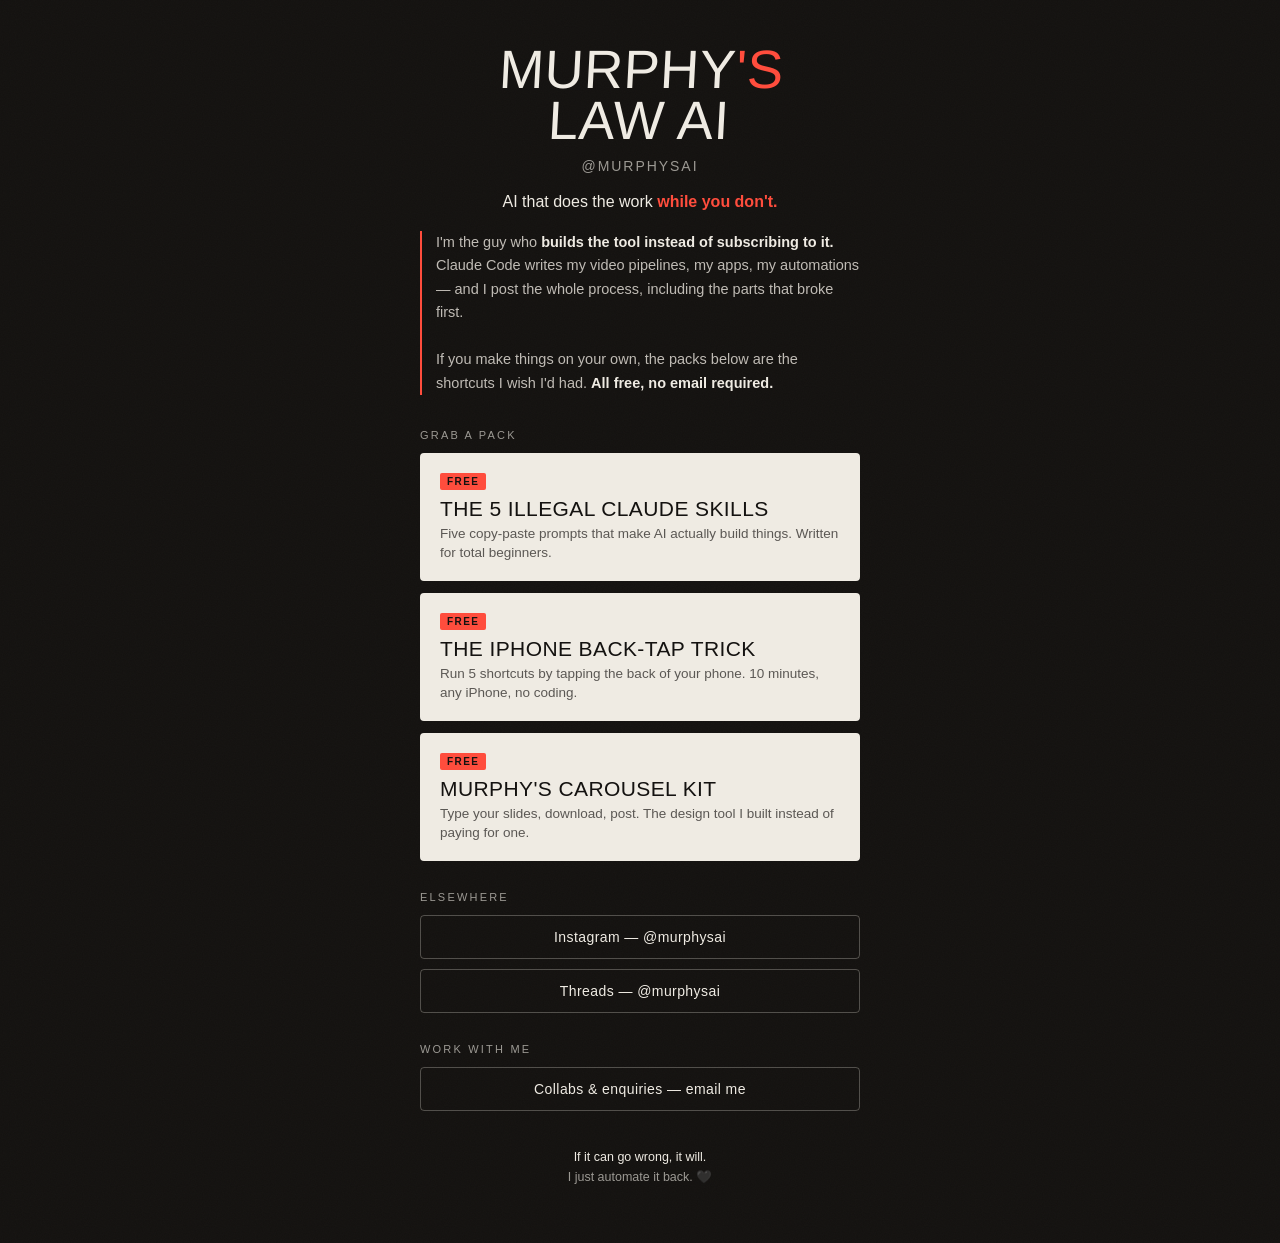
<file: index.html>
<!doctype html>
<html lang="en">
<head>
<meta charset="utf-8">
<meta name="viewport" content="width=device-width, initial-scale=1">
<title>Murphy's Law AI — free builds & prompt packs</title>
<meta name="description" content="Free Claude prompt packs, iPhone automations and build guides from @murphysai.">
<meta property="og:title" content="Murphy's Law AI">
<meta property="og:description" content="AI that does the work while you don't. Free packs below.">
<style>
  :root{
    --ink:#141210;
    --paper:#EFEBE3;
    --red:#FF4D3D;
    --muted:rgba(239,235,227,.62);
  }
  *{box-sizing:border-box;margin:0;padding:0}
  body{
    background:var(--ink);
    color:var(--paper);
    font-family:-apple-system,BlinkMacSystemFont,"Segoe UI",Roboto,Helvetica,Arial,sans-serif;
    -webkit-font-smoothing:antialiased;
    min-height:100vh;
    padding:44px 20px 56px;
    display:flex;
    justify-content:center;
    position:relative;
    overflow-x:hidden;
  }
  /* grain */
  body::before{
    content:"";
    position:fixed;
    inset:-50%;
    background-image:url("data:image/svg+xml;utf8,<svg xmlns='http://www.w3.org/2000/svg' width='120' height='120'><filter id='n'><feTurbulence type='fractalNoise' baseFrequency='.85' numOctaves='3'/></filter><rect width='120' height='120' filter='url(%23n)' opacity='.5'/></svg>");
    opacity:.05;
    pointer-events:none;
    z-index:0;
  }
  .wrap{width:100%;max-width:440px;position:relative;z-index:1}

  header{text-align:center;margin-bottom:34px}
  .mark{
    display:inline-block;
    font-family:"Haettenschweiler","Arial Narrow",Impact,"Anton",sans-serif;
    font-size:clamp(38px,12vw,54px);
    letter-spacing:.5px;
    line-height:.94;
    text-transform:uppercase;
    transform:skewX(-3deg);
  }
  .mark .s{color:var(--red)}
  .handle{
    margin-top:12px;
    font-size:14px;
    letter-spacing:.14em;
    text-transform:uppercase;
    color:var(--muted);
  }
  .tag{
    margin-top:16px;
    font-size:16px;
    line-height:1.45;
    color:var(--paper);
  }
  .tag b{color:var(--red);font-weight:600}

  .intro{
    margin-top:18px;
    text-align:left;
    font-size:14.5px;
    line-height:1.62;
    color:rgba(239,235,227,.78);
    border-left:2px solid var(--red);
    padding-left:14px;
  }
  .intro strong{color:var(--paper);font-weight:600}

  .label{
    margin:30px 0 12px;
    font-size:11px;
    letter-spacing:.2em;
    text-transform:uppercase;
    color:var(--muted);
  }

  a.card{
    display:block;
    background:var(--paper);
    color:var(--ink);
    text-decoration:none;
    border-radius:4px;
    padding:16px 18px;
    margin-bottom:12px;
    border:2px solid var(--paper);
    transition:transform .12s ease, border-color .12s ease;
  }
  a.card:active{transform:translateY(1px)}
  @media (hover:hover){
    a.card:hover{border-color:var(--red);transform:translateY(-2px)}
  }
  .card .t{
    font-family:"Haettenschweiler","Arial Narrow",Impact,"Anton",sans-serif;
    font-size:21px;
    letter-spacing:.4px;
    text-transform:uppercase;
    line-height:1.05;
  }
  .card .d{
    margin-top:5px;
    font-size:13.5px;
    line-height:1.4;
    color:rgba(20,18,16,.68);
  }
  .card .free{
    display:inline-block;
    background:var(--red);
    color:var(--ink);
    font-size:10px;
    font-weight:700;
    letter-spacing:.14em;
    padding:3px 7px;
    border-radius:2px;
    margin-bottom:8px;
  }

  a.ghost{
    display:block;
    text-align:center;
    border:1px solid rgba(239,235,227,.28);
    border-radius:4px;
    padding:13px;
    margin-bottom:10px;
    color:var(--paper);
    text-decoration:none;
    font-size:14px;
    letter-spacing:.03em;
  }
  @media (hover:hover){ a.ghost:hover{border-color:var(--red)} }

  footer{
    margin-top:36px;
    text-align:center;
    font-size:12.5px;
    line-height:1.6;
    color:var(--muted);
  }
  footer .law{color:var(--paper)}
</style>
</head>
<body>
<div class="wrap">

  <header>
    <div class="mark">Murphy<span class="s">'s</span><br>Law AI</div>
    <div class="handle">@murphysai</div>
    <p class="tag">AI that does the work <b>while you don't.</b></p>
    <p class="intro">
      I'm the guy who <strong>builds the tool instead of subscribing to it.</strong>
      Claude Code writes my video pipelines, my apps, my automations — and I post the whole process,
      including the parts that broke first.
      <br><br>
      If you make things on your own, the packs below are the shortcuts I wish I'd had.
      <strong>All free, no email required.</strong>
    </p>
  </header>

  <div class="label">Grab a pack</div>

  <a class="card" href="/skills/">
    <span class="free">FREE</span>
    <div class="t">The 5 Illegal Claude Skills</div>
    <div class="d">Five copy-paste prompts that make AI actually build things. Written for total beginners.</div>
  </a>

  <a class="card" href="/backtap/">
    <span class="free">FREE</span>
    <div class="t">The iPhone Back-Tap Trick</div>
    <div class="d">Run 5 shortcuts by tapping the back of your phone. 10 minutes, any iPhone, no coding.</div>
  </a>

  <a class="card" href="/carousel/">
    <span class="free">FREE</span>
    <div class="t">Murphy's Carousel Kit</div>
    <div class="d">Type your slides, download, post. The design tool I built instead of paying for one.</div>
  </a>

  <div class="label">Elsewhere</div>

  <a class="ghost" href="https://www.instagram.com/murphysai/">Instagram — @murphysai</a>
  <a class="ghost" href="https://www.threads.com/@murphysai">Threads — @murphysai</a>

  <div class="label">Work with me</div>

  <a class="ghost" href="mailto:murphyslawai.studio@gmail.com">Collabs &amp; enquiries — email me</a>

  <footer>
    <span class="law">If it can go wrong, it will.</span><br>
    I just automate it back. 🖤
  </footer>

</div>
</body>
</html>
</file>
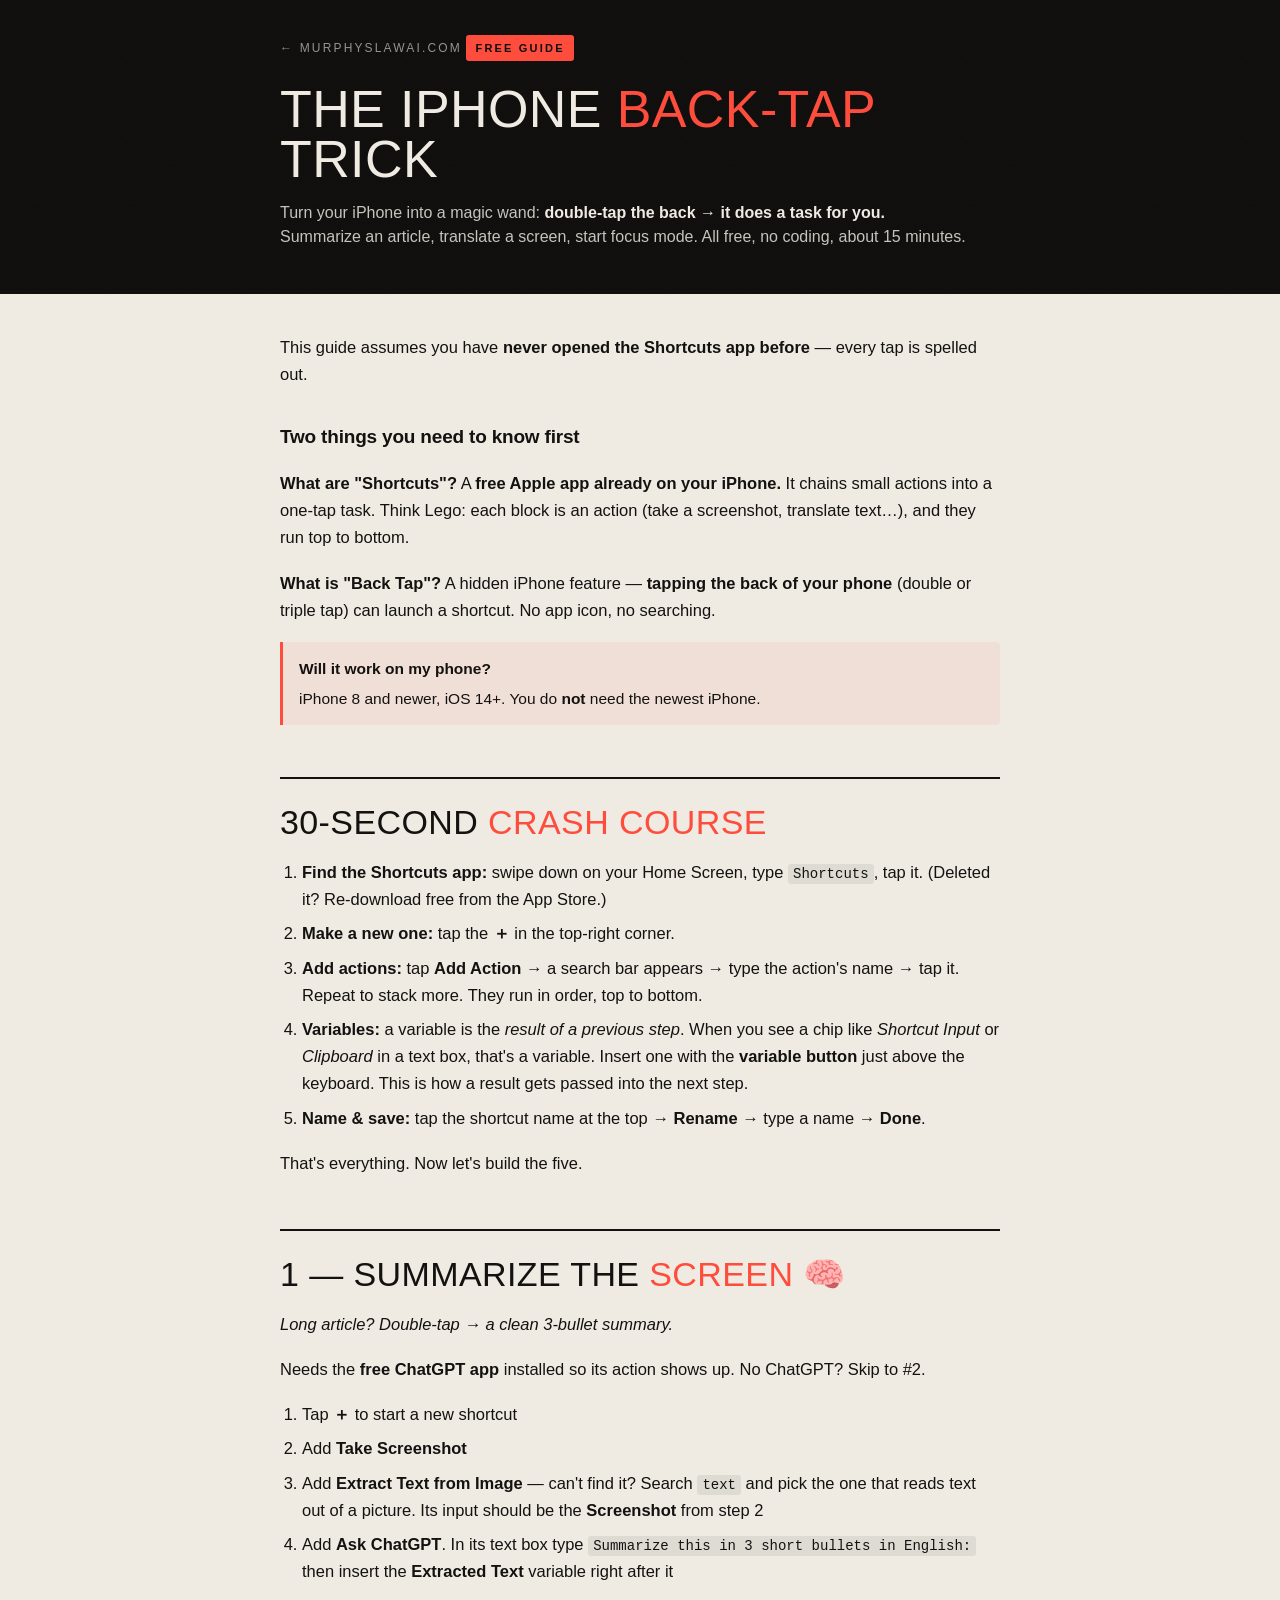
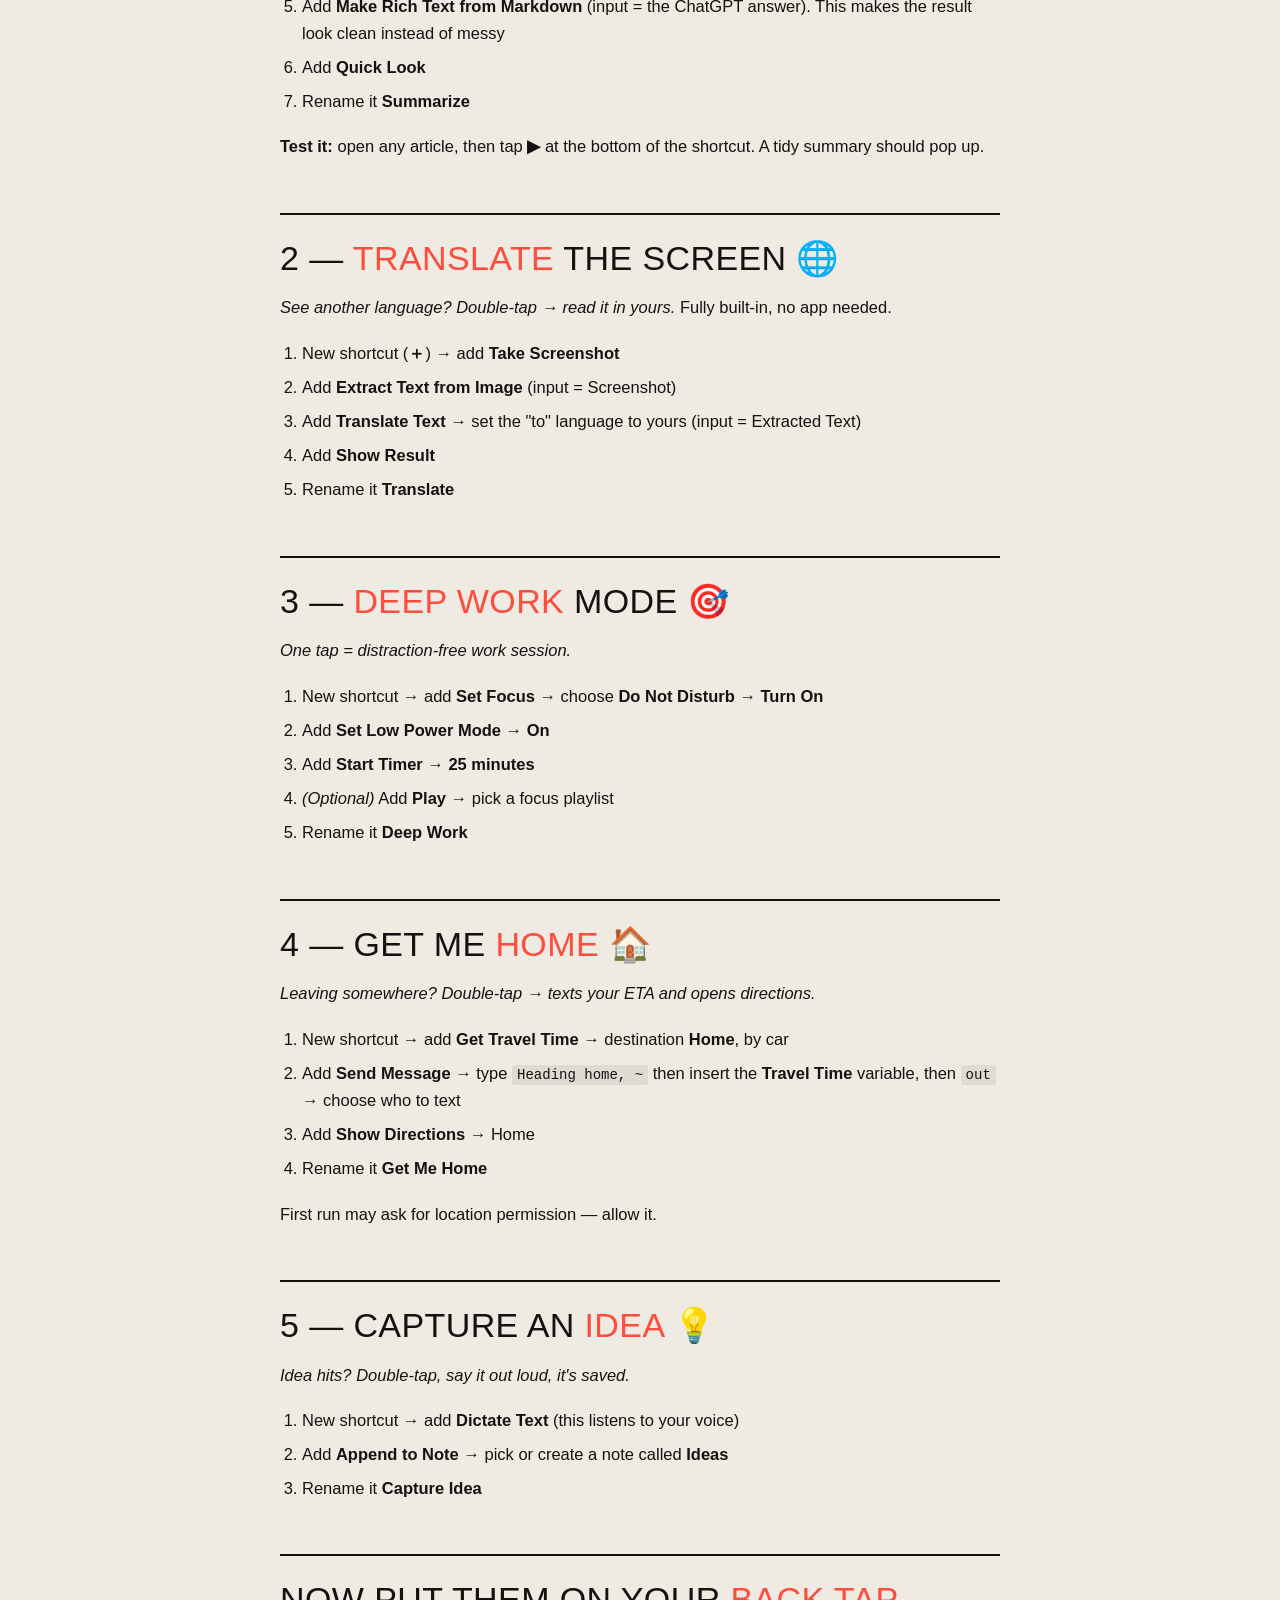
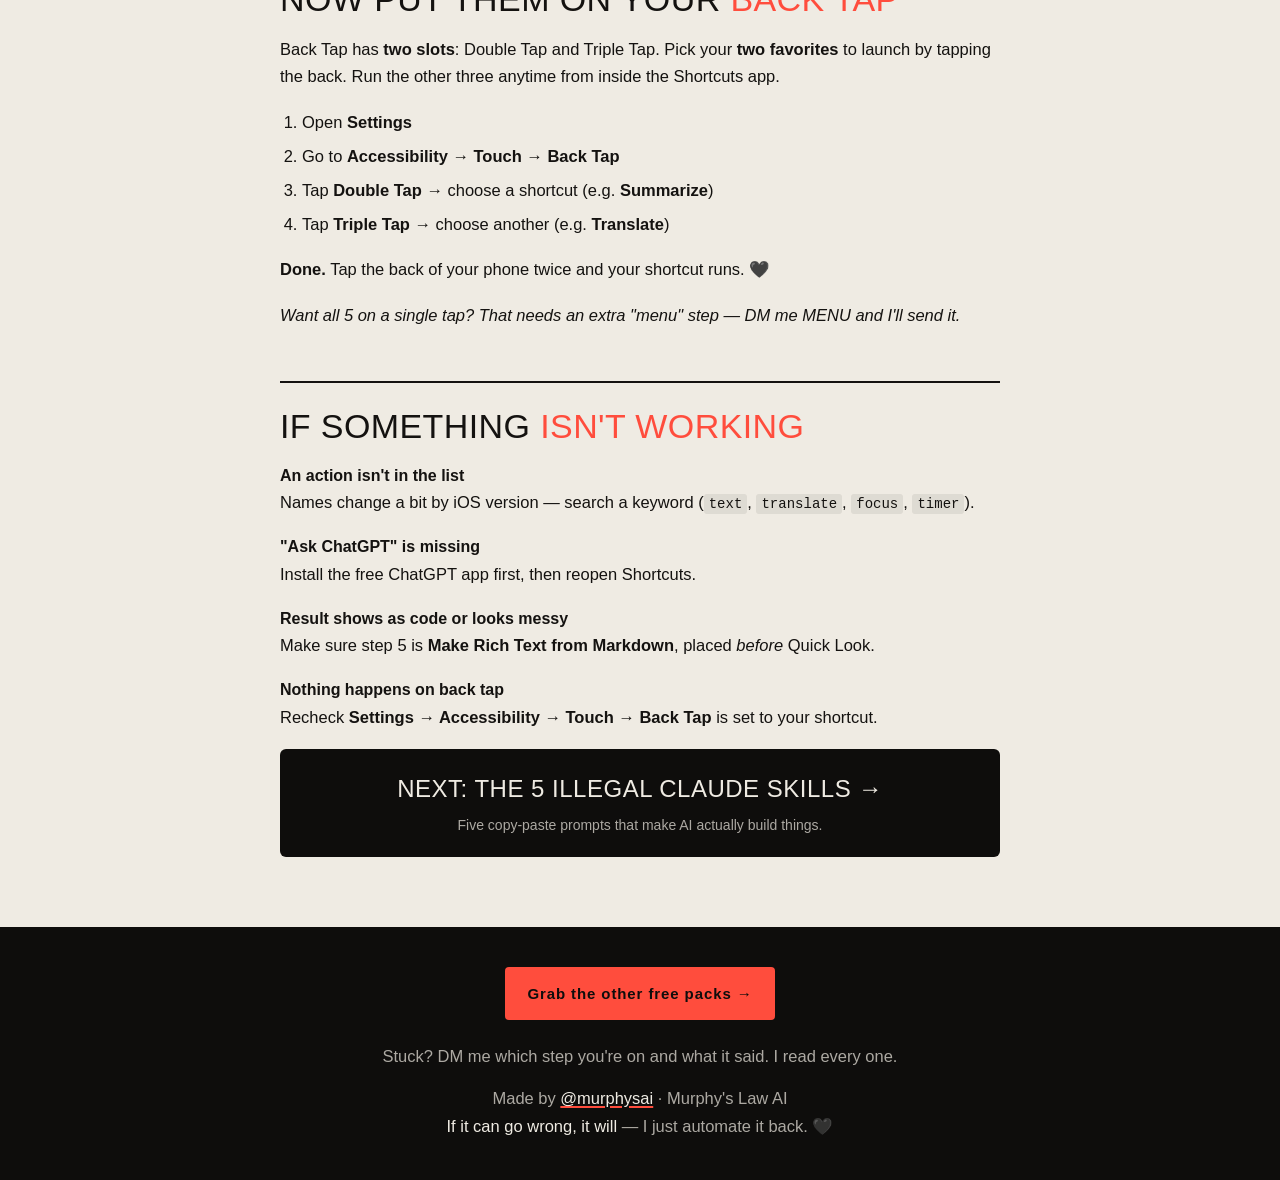
<file: backtap/index.html>
<!doctype html>
<html lang="en">
<head>
<meta charset="utf-8">
<meta name="viewport" content="width=device-width, initial-scale=1">
<title>The iPhone Back-Tap Trick — Build All 5 Shortcuts | Murphy's Law AI</title>
<meta name="description" content="Double-tap the back of your iPhone and it does a task for you. Summarize a screen, translate it, start focus mode. Free, no coding, about 15 minutes.">
<meta property="og:title" content="The iPhone Back-Tap Trick">
<meta property="og:description" content="Run shortcuts by tapping the back of your phone. All 5, step by step.">
<link rel="stylesheet" href="/g.css">
</head>
<body>

<header>
  <div class="wrap">
    <a class="back" href="/">← murphyslawai.com</a>
    <div class="tag">FREE GUIDE</div>
    <h1 class="cond">The iPhone <span class="r">Back-Tap</span> trick</h1>
    <p class="sub">Turn your iPhone into a magic wand: <b>double-tap the back → it does a task for you.</b><br>
    Summarize an article, translate a screen, start focus mode. All free, no coding, about 15 minutes.</p>
  </div>
</header>

<main><div class="wrap">

  <p>This guide assumes you have <strong>never opened the Shortcuts app before</strong> — every tap is spelled out.</p>

  <h3>Two things you need to know first</h3>
  <p><strong>What are "Shortcuts"?</strong> A <strong>free Apple app already on your iPhone.</strong> It chains small actions into a one-tap task. Think Lego: each block is an action (take a screenshot, translate text…), and they run top to bottom.</p>
  <p><strong>What is "Back Tap"?</strong> A hidden iPhone feature — <strong>tapping the back of your phone</strong> (double or triple tap) can launch a shortcut. No app icon, no searching.</p>

  <div class="callout">
    <b>Will it work on my phone?</b>
    iPhone 8 and newer, iOS 14+. You do <strong>not</strong> need the newest iPhone.
  </div>

  <h2 class="cond">30-second <span class="r">crash course</span></h2>
  <ol>
    <li><strong>Find the Shortcuts app:</strong> swipe down on your Home Screen, type <code>Shortcuts</code>, tap it. (Deleted it? Re-download free from the App Store.)</li>
    <li><strong>Make a new one:</strong> tap the <strong>＋</strong> in the top-right corner.</li>
    <li><strong>Add actions:</strong> tap <strong>Add Action</strong> → a search bar appears → type the action's name → tap it. Repeat to stack more. They run in order, top to bottom.</li>
    <li><strong>Variables:</strong> a variable is the <em>result of a previous step</em>. When you see a chip like <em>Shortcut Input</em> or <em>Clipboard</em> in a text box, that's a variable. Insert one with the <strong>variable button</strong> just above the keyboard. This is how a result gets passed into the next step.</li>
    <li><strong>Name &amp; save:</strong> tap the shortcut name at the top → <strong>Rename</strong> → type a name → <strong>Done</strong>.</li>
  </ol>
  <p>That's everything. Now let's build the five.</p>

  <h2 class="cond">1 — Summarize the <span class="r">screen</span> 🧠</h2>
  <p><em>Long article? Double-tap → a clean 3-bullet summary.</em></p>
  <p>Needs the <strong>free ChatGPT app</strong> installed so its action shows up. No ChatGPT? Skip to #2.</p>
  <ol>
    <li>Tap <strong>＋</strong> to start a new shortcut</li>
    <li>Add <strong>Take Screenshot</strong></li>
    <li>Add <strong>Extract Text from Image</strong> — can't find it? Search <code>text</code> and pick the one that reads text out of a picture. Its input should be the <strong>Screenshot</strong> from step 2</li>
    <li>Add <strong>Ask ChatGPT</strong>. In its text box type <code>Summarize this in 3 short bullets in English:</code> then insert the <strong>Extracted Text</strong> variable right after it</li>
    <li>Add <strong>Make Rich Text from Markdown</strong> (input = the ChatGPT answer). This makes the result look clean instead of messy</li>
    <li>Add <strong>Quick Look</strong></li>
    <li>Rename it <strong>Summarize</strong></li>
  </ol>
  <p><strong>Test it:</strong> open any article, then tap <strong>▶</strong> at the bottom of the shortcut. A tidy summary should pop up.</p>

  <h2 class="cond">2 — <span class="r">Translate</span> the screen 🌐</h2>
  <p><em>See another language? Double-tap → read it in yours.</em> Fully built-in, no app needed.</p>
  <ol>
    <li>New shortcut (<strong>＋</strong>) → add <strong>Take Screenshot</strong></li>
    <li>Add <strong>Extract Text from Image</strong> (input = Screenshot)</li>
    <li>Add <strong>Translate Text</strong> → set the "to" language to yours (input = Extracted Text)</li>
    <li>Add <strong>Show Result</strong></li>
    <li>Rename it <strong>Translate</strong></li>
  </ol>

  <h2 class="cond">3 — <span class="r">Deep Work</span> mode 🎯</h2>
  <p><em>One tap = distraction-free work session.</em></p>
  <ol>
    <li>New shortcut → add <strong>Set Focus</strong> → choose <strong>Do Not Disturb → Turn On</strong></li>
    <li>Add <strong>Set Low Power Mode → On</strong></li>
    <li>Add <strong>Start Timer → 25 minutes</strong></li>
    <li><em>(Optional)</em> Add <strong>Play</strong> → pick a focus playlist</li>
    <li>Rename it <strong>Deep Work</strong></li>
  </ol>

  <h2 class="cond">4 — Get me <span class="r">home</span> 🏠</h2>
  <p><em>Leaving somewhere? Double-tap → texts your ETA and opens directions.</em></p>
  <ol>
    <li>New shortcut → add <strong>Get Travel Time</strong> → destination <strong>Home</strong>, by car</li>
    <li>Add <strong>Send Message</strong> → type <code>Heading home, ~</code> then insert the <strong>Travel Time</strong> variable, then <code> out</code> → choose who to text</li>
    <li>Add <strong>Show Directions</strong> → Home</li>
    <li>Rename it <strong>Get Me Home</strong></li>
  </ol>
  <p>First run may ask for location permission — allow it.</p>

  <h2 class="cond">5 — Capture an <span class="r">idea</span> 💡</h2>
  <p><em>Idea hits? Double-tap, say it out loud, it's saved.</em></p>
  <ol>
    <li>New shortcut → add <strong>Dictate Text</strong> (this listens to your voice)</li>
    <li>Add <strong>Append to Note</strong> → pick or create a note called <strong>Ideas</strong></li>
    <li>Rename it <strong>Capture Idea</strong></li>
  </ol>

  <h2 class="cond">Now put them on your <span class="r">Back Tap</span></h2>
  <p>Back Tap has <strong>two slots</strong>: Double Tap and Triple Tap. Pick your <strong>two favorites</strong> to launch by tapping the back. Run the other three anytime from inside the Shortcuts app.</p>
  <ol>
    <li>Open <strong>Settings</strong></li>
    <li>Go to <strong>Accessibility → Touch → Back Tap</strong></li>
    <li>Tap <strong>Double Tap</strong> → choose a shortcut (e.g. <strong>Summarize</strong>)</li>
    <li>Tap <strong>Triple Tap</strong> → choose another (e.g. <strong>Translate</strong>)</li>
  </ol>
  <p><strong>Done.</strong> Tap the back of your phone twice and your shortcut runs. 🖤</p>
  <p><em>Want all 5 on a single tap? That needs an extra "menu" step — DM me MENU and I'll send it.</em></p>

  <h2 class="cond">If something <span class="r">isn't working</span></h2>
  <div class="fix"><b>An action isn't in the list</b><p>Names change a bit by iOS version — search a keyword (<code>text</code>, <code>translate</code>, <code>focus</code>, <code>timer</code>).</p></div>
  <div class="fix"><b>"Ask ChatGPT" is missing</b><p>Install the free ChatGPT app first, then reopen Shortcuts.</p></div>
  <div class="fix"><b>Result shows as code or looks messy</b><p>Make sure step 5 is <strong>Make Rich Text from Markdown</strong>, placed <em>before</em> Quick Look.</p></div>
  <div class="fix"><b>Nothing happens on back tap</b><p>Recheck <strong>Settings → Accessibility → Touch → Back Tap</strong> is set to your shortcut.</p></div>

  <a class="bigcta" href="/skills/">
    <div class="t">Next: the 5 illegal Claude skills →</div>
    <div class="d">Five copy-paste prompts that make AI actually build things.</div>
  </a>

</div></main>

<footer>
  <div class="wrap">
    <a class="cta" href="/">Grab the other free packs →</a>
    <p>Stuck? DM me which step you're on and what it said. I read every one.</p>
    <p style="margin-top:14px">Made by <a href="https://www.instagram.com/murphysai/">@murphysai</a> · Murphy's Law AI<br>
    <span class="law">If it can go wrong, it will</span> — I just automate it back. 🖤</p>
  </div>
</footer>

</body>
</html>
</file>
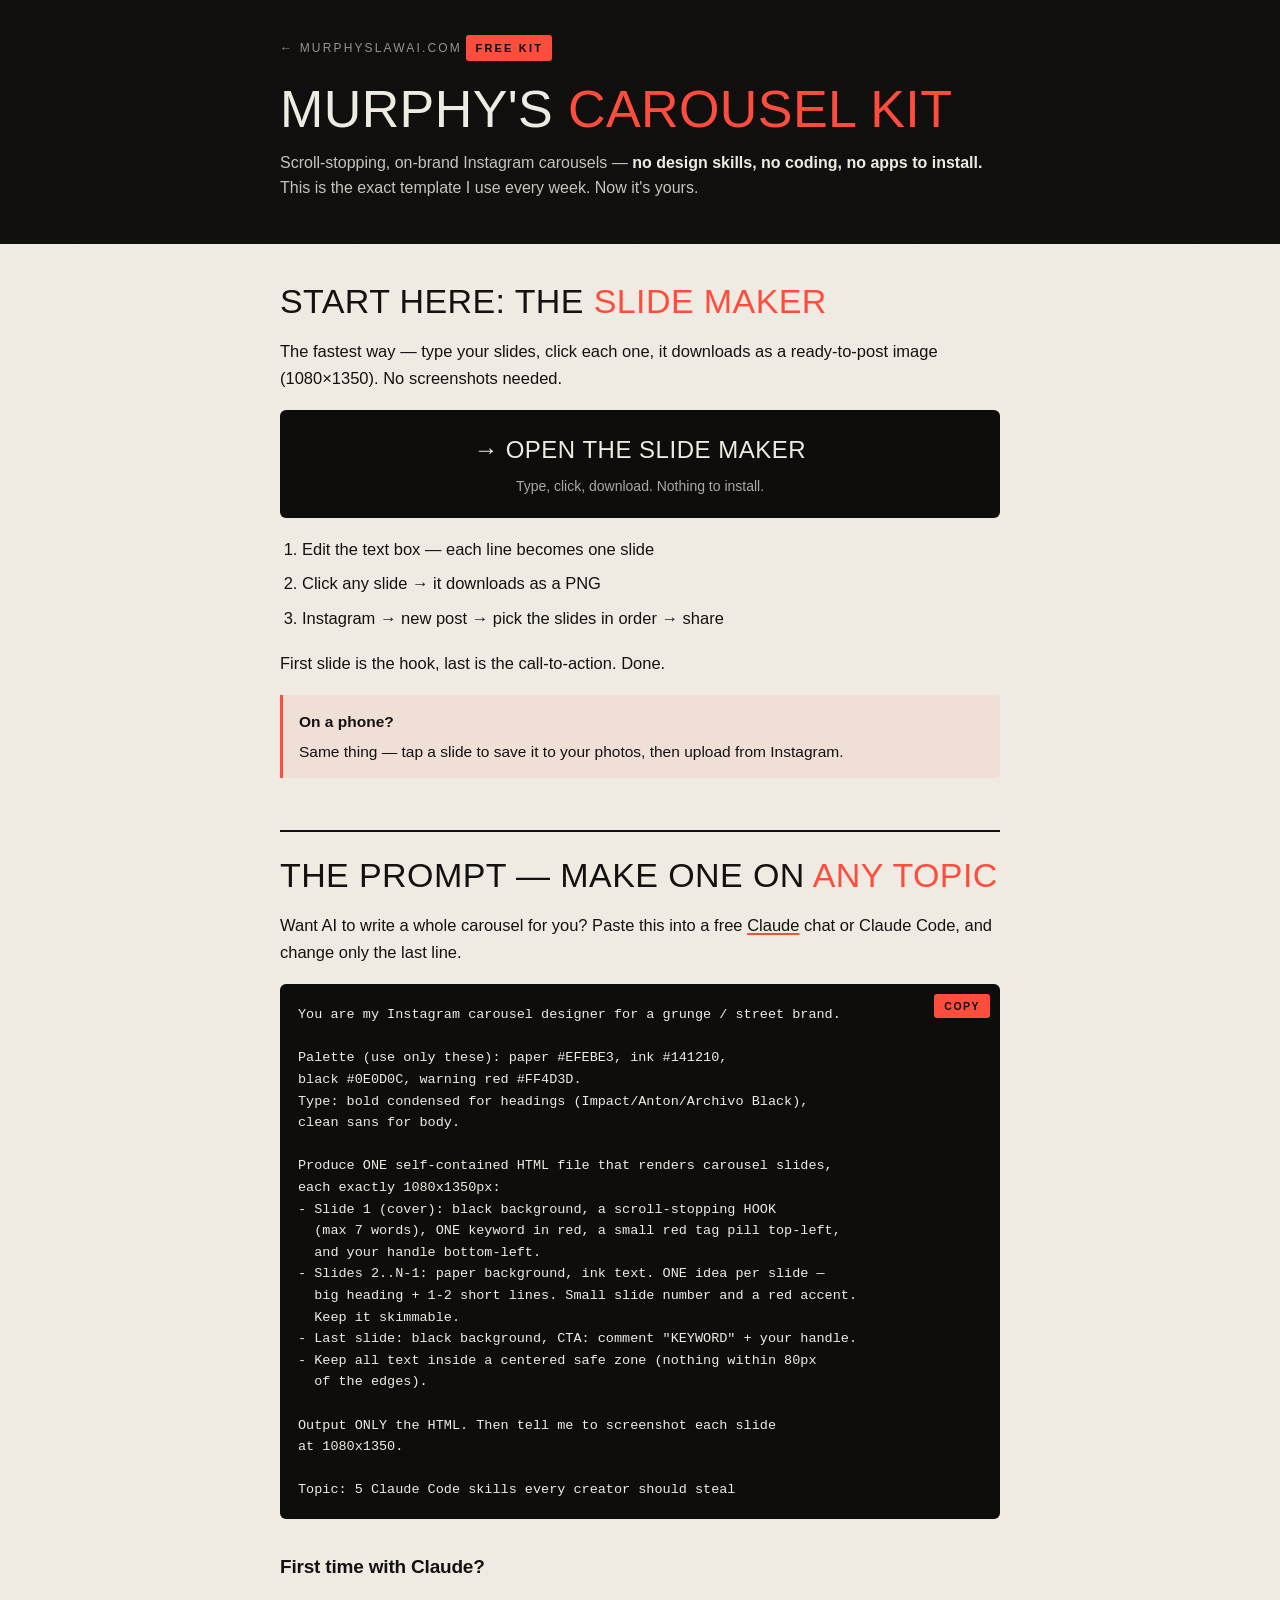
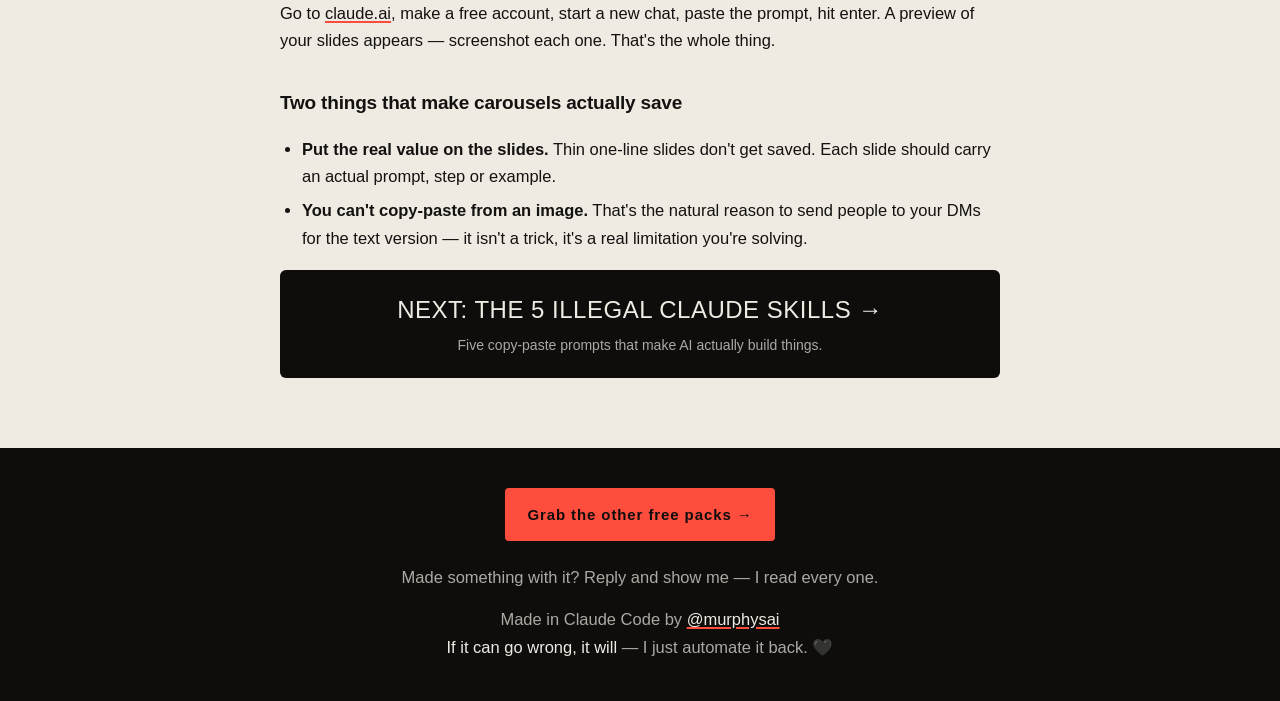
<file: carousel/index.html>
<!doctype html>
<html lang="en">
<head>
<meta charset="utf-8">
<meta name="viewport" content="width=device-width, initial-scale=1">
<title>Murphy's Carousel Kit — Free | Murphy's Law AI</title>
<meta name="description" content="Type your slides, click to download, post. The carousel tool I built instead of paying for a design app — plus the prompt to generate a carousel on any topic.">
<meta property="og:title" content="Murphy's Carousel Kit">
<meta property="og:description" content="Scroll-stopping Instagram carousels. No design skills, no apps.">
<link rel="stylesheet" href="/g.css">
</head>
<body>

<header>
  <div class="wrap">
    <a class="back" href="/">← murphyslawai.com</a>
    <div class="tag">FREE KIT</div>
    <h1 class="cond">Murphy's <span class="r">Carousel Kit</span></h1>
    <p class="sub">Scroll-stopping, on-brand Instagram carousels — <b>no design skills, no coding, no apps to install.</b><br>
    This is the exact template I use every week. Now it's yours.</p>
  </div>
</header>

<main><div class="wrap">

  <h2 class="cond" style="margin-top:0!important;border-top:0;padding-top:0">Start here: the <span class="r">slide maker</span></h2>
  <p>The fastest way — type your slides, click each one, it downloads as a ready-to-post image (1080×1350). No screenshots needed.</p>

  <a class="bigcta" href="https://claude.ai/code/artifact/52e785fd-c24f-4b4e-8577-bfce207ddb10">
    <div class="t">→ Open the slide maker</div>
    <div class="d">Type, click, download. Nothing to install.</div>
  </a>

  <ol>
    <li>Edit the text box — each line becomes one slide</li>
    <li>Click any slide → it downloads as a PNG</li>
    <li>Instagram → new post → pick the slides in order → share</li>
  </ol>
  <p>First slide is the hook, last is the call-to-action. Done.</p>

  <div class="callout">
    <b>On a phone?</b>
    Same thing — tap a slide to save it to your photos, then upload from Instagram.
  </div>

  <h2 class="cond">The prompt — make one on <span class="r">any topic</span></h2>
  <p>Want AI to write a whole carousel for you? Paste this into a free <a href="https://claude.ai">Claude</a> chat or Claude Code, and change only the last line.</p>

  <div class="promptbox">
    <button class="copy" onclick="cp(this)">COPY</button>
<pre>You are my Instagram carousel designer for a grunge / street brand.

Palette (use only these): paper #EFEBE3, ink #141210,
black #0E0D0C, warning red #FF4D3D.
Type: bold condensed for headings (Impact/Anton/Archivo Black),
clean sans for body.

Produce ONE self-contained HTML file that renders carousel slides,
each exactly 1080x1350px:
- Slide 1 (cover): black background, a scroll-stopping HOOK
  (max 7 words), ONE keyword in red, a small red tag pill top-left,
  and your handle bottom-left.
- Slides 2..N-1: paper background, ink text. ONE idea per slide —
  big heading + 1-2 short lines. Small slide number and a red accent.
  Keep it skimmable.
- Last slide: black background, CTA: comment "KEYWORD" + your handle.
- Keep all text inside a centered safe zone (nothing within 80px
  of the edges).

Output ONLY the HTML. Then tell me to screenshot each slide
at 1080x1350.

Topic: 5 Claude Code skills every creator should steal</pre>
  </div>

  <h3>First time with Claude?</h3>
  <p>Go to <a href="https://claude.ai">claude.ai</a>, make a free account, start a new chat, paste the prompt, hit enter. A preview of your slides appears — screenshot each one. That's the whole thing.</p>

  <h3>Two things that make carousels actually save</h3>
  <ul>
    <li><strong>Put the real value on the slides.</strong> Thin one-line slides don't get saved. Each slide should carry an actual prompt, step or example.</li>
    <li><strong>You can't copy-paste from an image.</strong> That's the natural reason to send people to your DMs for the text version — it isn't a trick, it's a real limitation you're solving.</li>
  </ul>

  <a class="bigcta" href="/skills/">
    <div class="t">Next: the 5 illegal Claude skills →</div>
    <div class="d">Five copy-paste prompts that make AI actually build things.</div>
  </a>

</div></main>

<footer>
  <div class="wrap">
    <a class="cta" href="/">Grab the other free packs →</a>
    <p>Made something with it? Reply and show me — I read every one.</p>
    <p style="margin-top:14px">Made in Claude Code by <a href="https://www.instagram.com/murphysai/">@murphysai</a><br>
    <span class="law">If it can go wrong, it will</span> — I just automate it back. 🖤</p>
  </div>
</footer>

<script src="/g.js"></script>
</body>
</html>
</file>
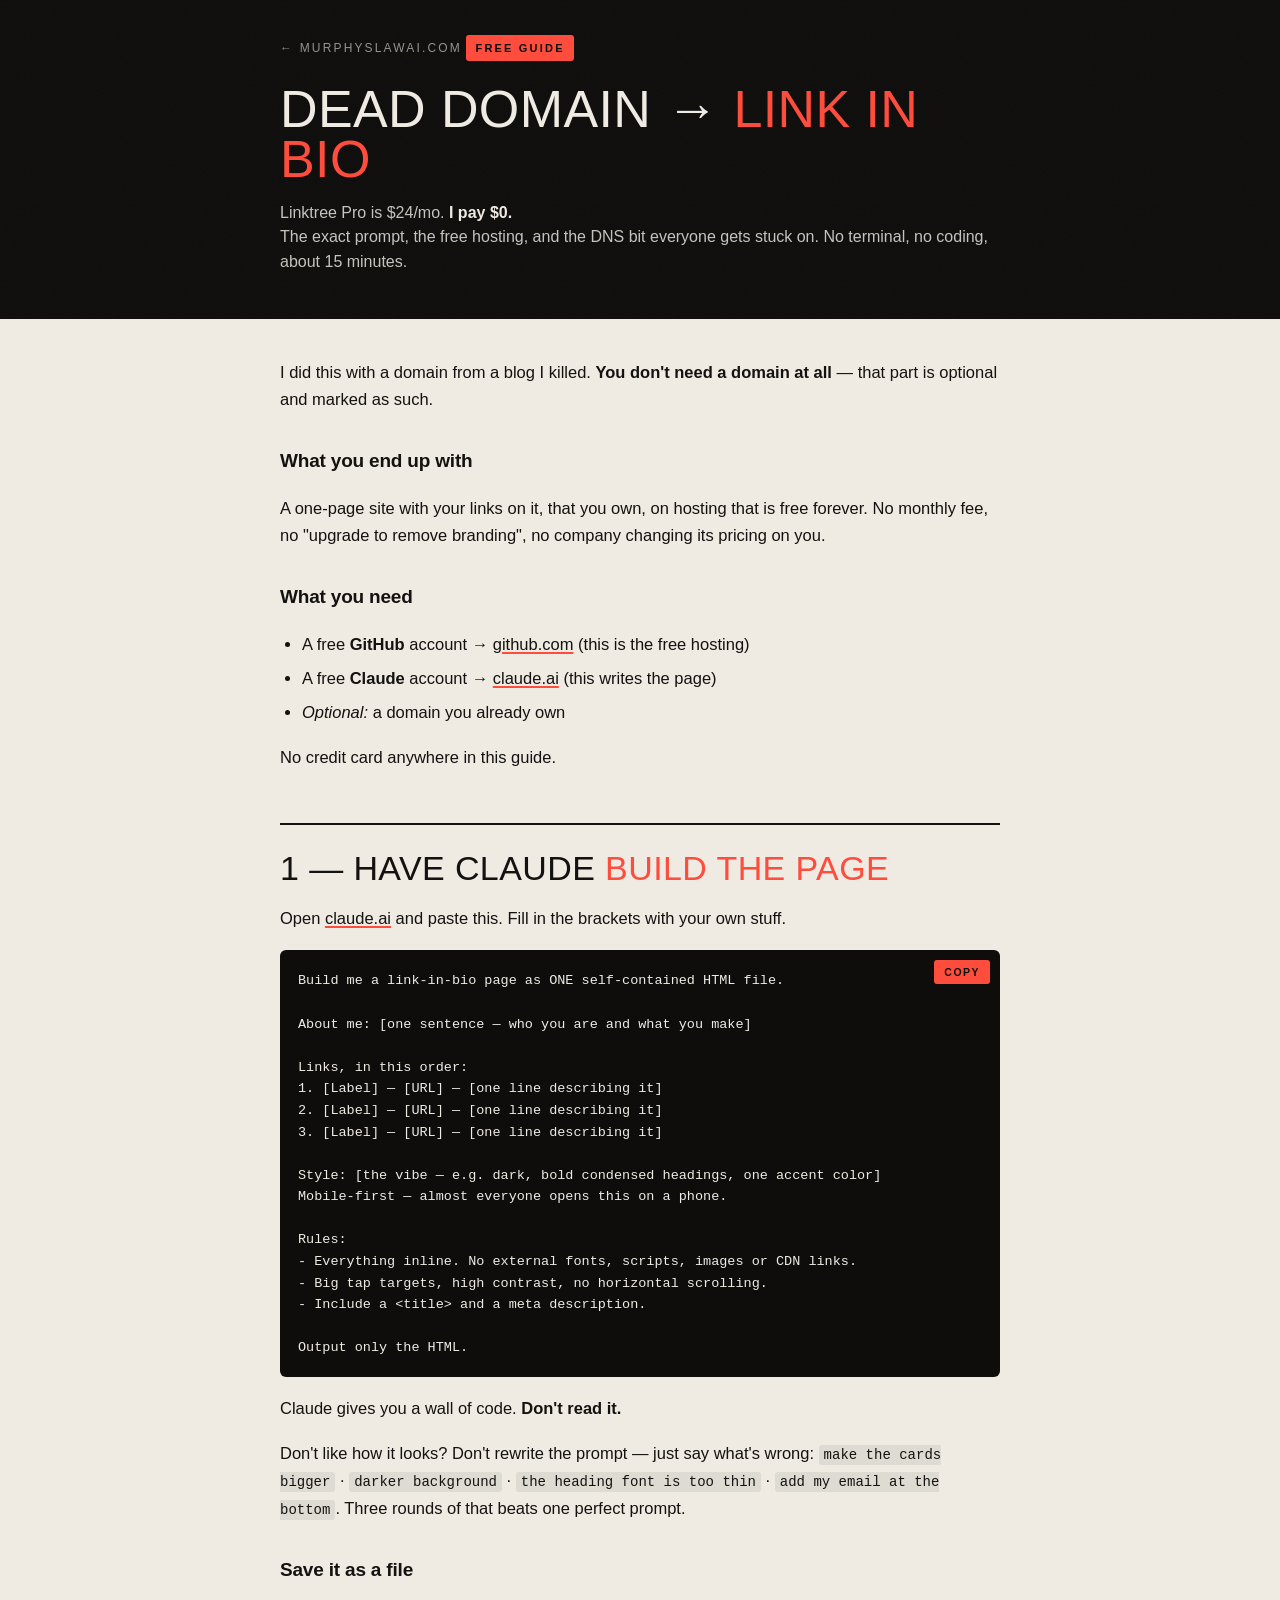
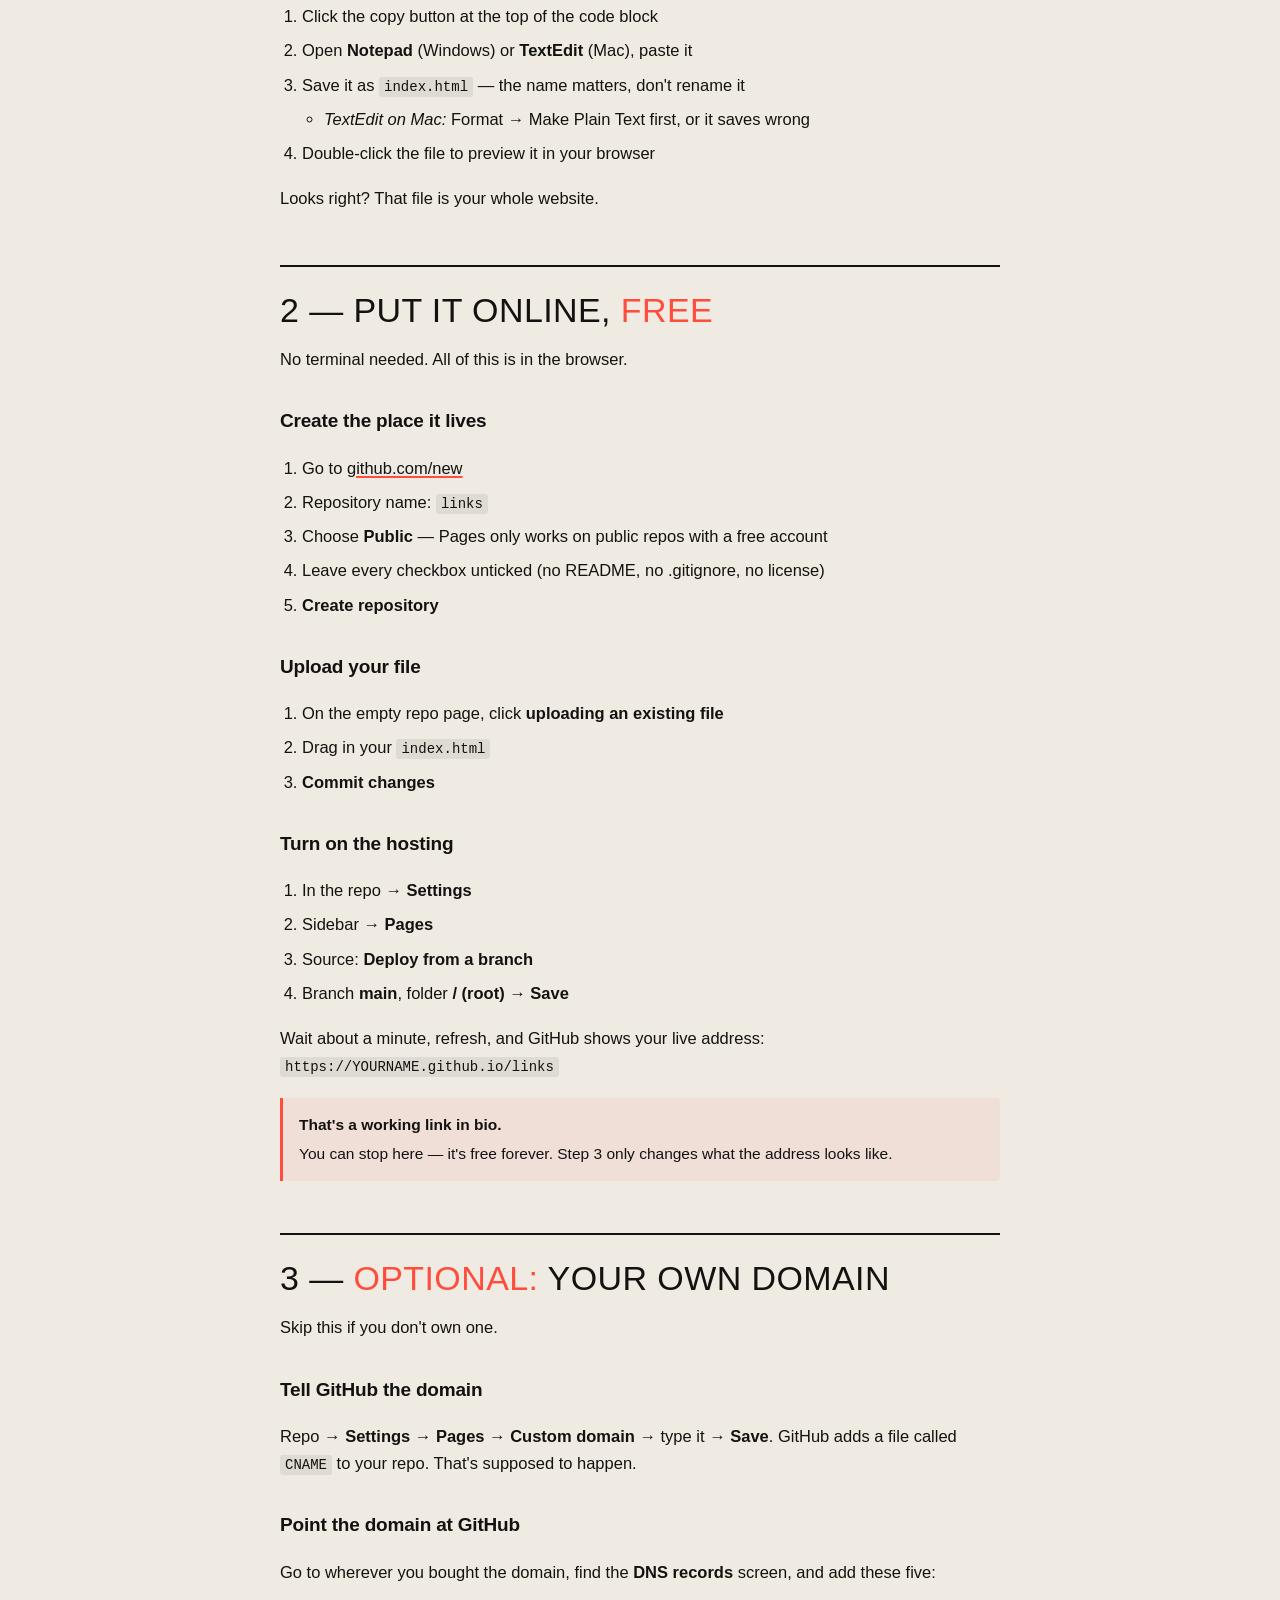
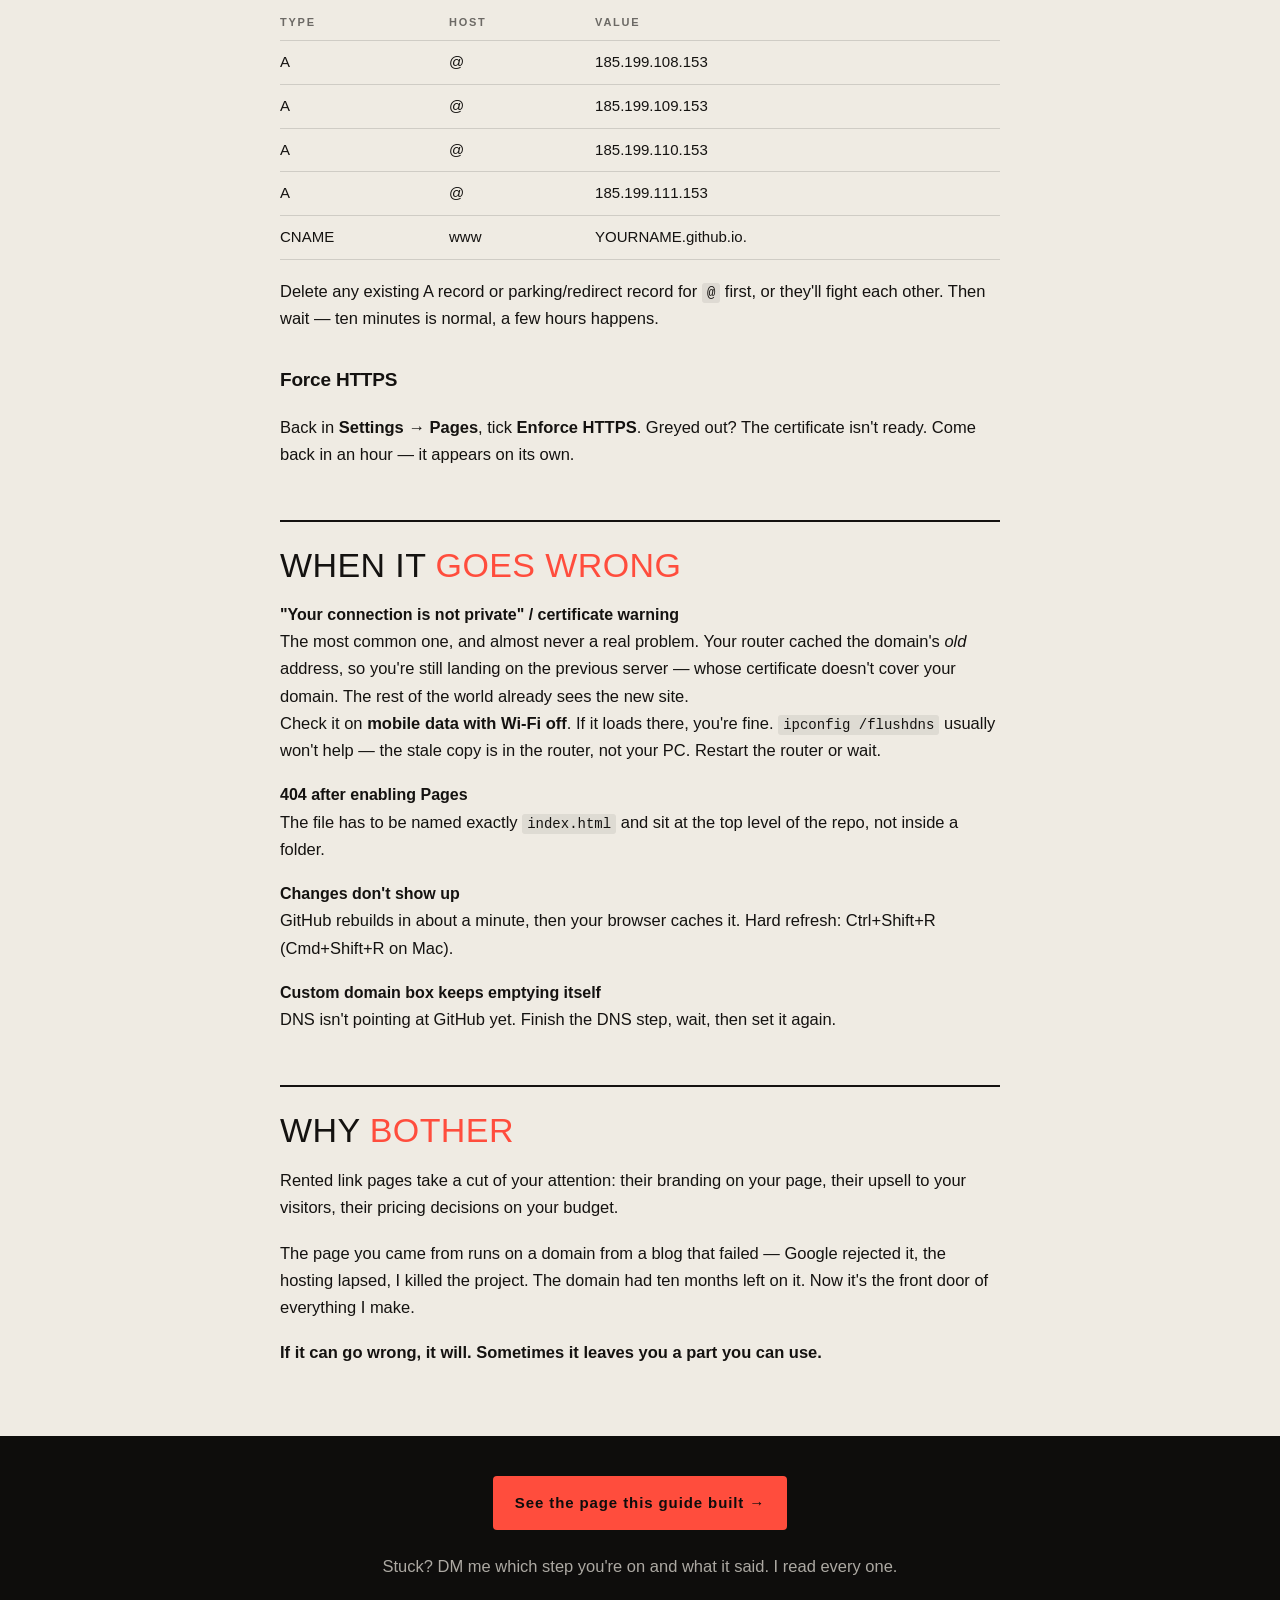
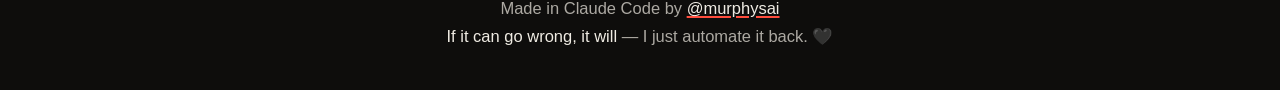
<file: domain/index.html>
<!doctype html>
<html lang="en">
<head>
<meta charset="utf-8">
<meta name="viewport" content="width=device-width, initial-scale=1">
<title>Dead Domain → Link in Bio — Complete Beginner Guide | Murphy's Law AI</title>
<meta name="description" content="Build your own link-in-bio page with Claude Code and host it free on GitHub Pages. The exact prompt, the DNS step everyone gets stuck on, and the certificate warning that isn't a real problem.">
<meta property="og:title" content="Dead Domain → Link in Bio">
<meta property="og:description" content="Linktree Pro is $24/mo. I pay $0. Here's the exact build.">
<link rel="stylesheet" href="/g.css">
</head>
<body>

<header>
  <div class="wrap">
    <a class="back" href="/">← murphyslawai.com</a>
    <div class="tag">FREE GUIDE</div>
    <h1 class="cond">Dead domain → <span class="r">link in bio</span></h1>
    <p class="sub">Linktree Pro is $24/mo. <b>I pay $0.</b><br>
    The exact prompt, the free hosting, and the DNS bit everyone gets stuck on. No terminal, no coding, about 15 minutes.</p>
  </div>
</header>

<main><div class="wrap">

  <p>I did this with a domain from a blog I killed. <strong>You don't need a domain at all</strong> — that part is optional and marked as such.</p>

  <h3>What you end up with</h3>
  <p>A one-page site with your links on it, that you own, on hosting that is free forever. No monthly fee, no "upgrade to remove branding", no company changing its pricing on you.</p>

  <h3>What you need</h3>
  <ul>
    <li>A free <strong>GitHub</strong> account → <a href="https://github.com">github.com</a> (this is the free hosting)</li>
    <li>A free <strong>Claude</strong> account → <a href="https://claude.ai">claude.ai</a> (this writes the page)</li>
    <li><em>Optional:</em> a domain you already own</li>
  </ul>
  <p>No credit card anywhere in this guide.</p>

  <h2 class="cond">1 — Have Claude <span class="r">build the page</span></h2>
  <p>Open <a href="https://claude.ai">claude.ai</a> and paste this. Fill in the brackets with your own stuff.</p>

  <div class="promptbox">
    <button class="copy" onclick="cp(this)">COPY</button>
<pre>Build me a link-in-bio page as ONE self-contained HTML file.

About me: [one sentence — who you are and what you make]

Links, in this order:
1. [Label] — [URL] — [one line describing it]
2. [Label] — [URL] — [one line describing it]
3. [Label] — [URL] — [one line describing it]

Style: [the vibe — e.g. dark, bold condensed headings, one accent color]
Mobile-first — almost everyone opens this on a phone.

Rules:
- Everything inline. No external fonts, scripts, images or CDN links.
- Big tap targets, high contrast, no horizontal scrolling.
- Include a &lt;title&gt; and a meta description.

Output only the HTML.</pre>
  </div>

  <p>Claude gives you a wall of code. <strong>Don't read it.</strong></p>
  <p>Don't like how it looks? Don't rewrite the prompt — just say what's wrong: <code>make the cards bigger</code> · <code>darker background</code> · <code>the heading font is too thin</code> · <code>add my email at the bottom</code>. Three rounds of that beats one perfect prompt.</p>

  <h3>Save it as a file</h3>
  <ol>
    <li>Click the copy button at the top of the code block</li>
    <li>Open <strong>Notepad</strong> (Windows) or <strong>TextEdit</strong> (Mac), paste it</li>
    <li>Save it as <code>index.html</code> — the name matters, don't rename it
      <ul><li><em>TextEdit on Mac:</em> Format → Make Plain Text first, or it saves wrong</li></ul>
    </li>
    <li>Double-click the file to preview it in your browser</li>
  </ol>
  <p>Looks right? That file is your whole website.</p>

  <h2 class="cond">2 — Put it online, <span class="r">free</span></h2>
  <p>No terminal needed. All of this is in the browser.</p>

  <h3>Create the place it lives</h3>
  <ol>
    <li>Go to <a href="https://github.com/new">github.com/new</a></li>
    <li>Repository name: <code>links</code></li>
    <li>Choose <strong>Public</strong> — Pages only works on public repos with a free account</li>
    <li>Leave every checkbox unticked (no README, no .gitignore, no license)</li>
    <li><strong>Create repository</strong></li>
  </ol>

  <h3>Upload your file</h3>
  <ol>
    <li>On the empty repo page, click <strong>uploading an existing file</strong></li>
    <li>Drag in your <code>index.html</code></li>
    <li><strong>Commit changes</strong></li>
  </ol>

  <h3>Turn on the hosting</h3>
  <ol>
    <li>In the repo → <strong>Settings</strong></li>
    <li>Sidebar → <strong>Pages</strong></li>
    <li>Source: <strong>Deploy from a branch</strong></li>
    <li>Branch <strong>main</strong>, folder <strong>/ (root)</strong> → <strong>Save</strong></li>
  </ol>
  <p>Wait about a minute, refresh, and GitHub shows your live address: <code>https://YOURNAME.github.io/links</code></p>

  <div class="callout">
    <b>That's a working link in bio.</b>
    You can stop here — it's free forever. Step 3 only changes what the address looks like.
  </div>

  <h2 class="cond">3 — <span class="r">Optional:</span> your own domain</h2>
  <p>Skip this if you don't own one.</p>

  <h3>Tell GitHub the domain</h3>
  <p>Repo → <strong>Settings</strong> → <strong>Pages</strong> → <strong>Custom domain</strong> → type it → <strong>Save</strong>. GitHub adds a file called <code>CNAME</code> to your repo. That's supposed to happen.</p>

  <h3>Point the domain at GitHub</h3>
  <p>Go to wherever you bought the domain, find the <strong>DNS records</strong> screen, and add these five:</p>
  <div class="tablewrap">
  <table>
    <tr><th>Type</th><th>Host</th><th>Value</th></tr>
    <tr><td>A</td><td>@</td><td>185.199.108.153</td></tr>
    <tr><td>A</td><td>@</td><td>185.199.109.153</td></tr>
    <tr><td>A</td><td>@</td><td>185.199.110.153</td></tr>
    <tr><td>A</td><td>@</td><td>185.199.111.153</td></tr>
    <tr><td>CNAME</td><td>www</td><td>YOURNAME.github.io.</td></tr>
  </table>
  </div>
  <p>Delete any existing A record or parking/redirect record for <code>@</code> first, or they'll fight each other. Then wait — ten minutes is normal, a few hours happens.</p>

  <h3>Force HTTPS</h3>
  <p>Back in <strong>Settings → Pages</strong>, tick <strong>Enforce HTTPS</strong>. Greyed out? The certificate isn't ready. Come back in an hour — it appears on its own.</p>

  <h2 class="cond">When it <span class="r">goes wrong</span></h2>

  <div class="fix">
    <b>"Your connection is not private" / certificate warning</b>
    <p>The most common one, and almost never a real problem. Your router cached the domain's <em>old</em> address, so you're still landing on the previous server — whose certificate doesn't cover your domain. The rest of the world already sees the new site.</p>
    <p>Check it on <strong>mobile data with Wi-Fi off</strong>. If it loads there, you're fine. <code>ipconfig /flushdns</code> usually won't help — the stale copy is in the router, not your PC. Restart the router or wait.</p>
  </div>

  <div class="fix">
    <b>404 after enabling Pages</b>
    <p>The file has to be named exactly <code>index.html</code> and sit at the top level of the repo, not inside a folder.</p>
  </div>

  <div class="fix">
    <b>Changes don't show up</b>
    <p>GitHub rebuilds in about a minute, then your browser caches it. Hard refresh: Ctrl+Shift+R (Cmd+Shift+R on Mac).</p>
  </div>

  <div class="fix">
    <b>Custom domain box keeps emptying itself</b>
    <p>DNS isn't pointing at GitHub yet. Finish the DNS step, wait, then set it again.</p>
  </div>

  <h2 class="cond">Why <span class="r">bother</span></h2>
  <p>Rented link pages take a cut of your attention: their branding on your page, their upsell to your visitors, their pricing decisions on your budget.</p>
  <p>The page you came from runs on a domain from a blog that failed — Google rejected it, the hosting lapsed, I killed the project. The domain had ten months left on it. Now it's the front door of everything I make.</p>
  <p><strong>If it can go wrong, it will. Sometimes it leaves you a part you can use.</strong></p>

</div></main>

<footer>
  <div class="wrap">
    <a class="cta" href="/">See the page this guide built →</a>
    <p>Stuck? DM me which step you're on and what it said. I read every one.</p>
    <p style="margin-top:14px">Made in Claude Code by <a href="https://www.instagram.com/murphysai/">@murphysai</a><br>
    <span class="law">If it can go wrong, it will</span> — I just automate it back. 🖤</p>
  </div>
</footer>

<script src="/g.js"></script>
</body>
</html>
</file>
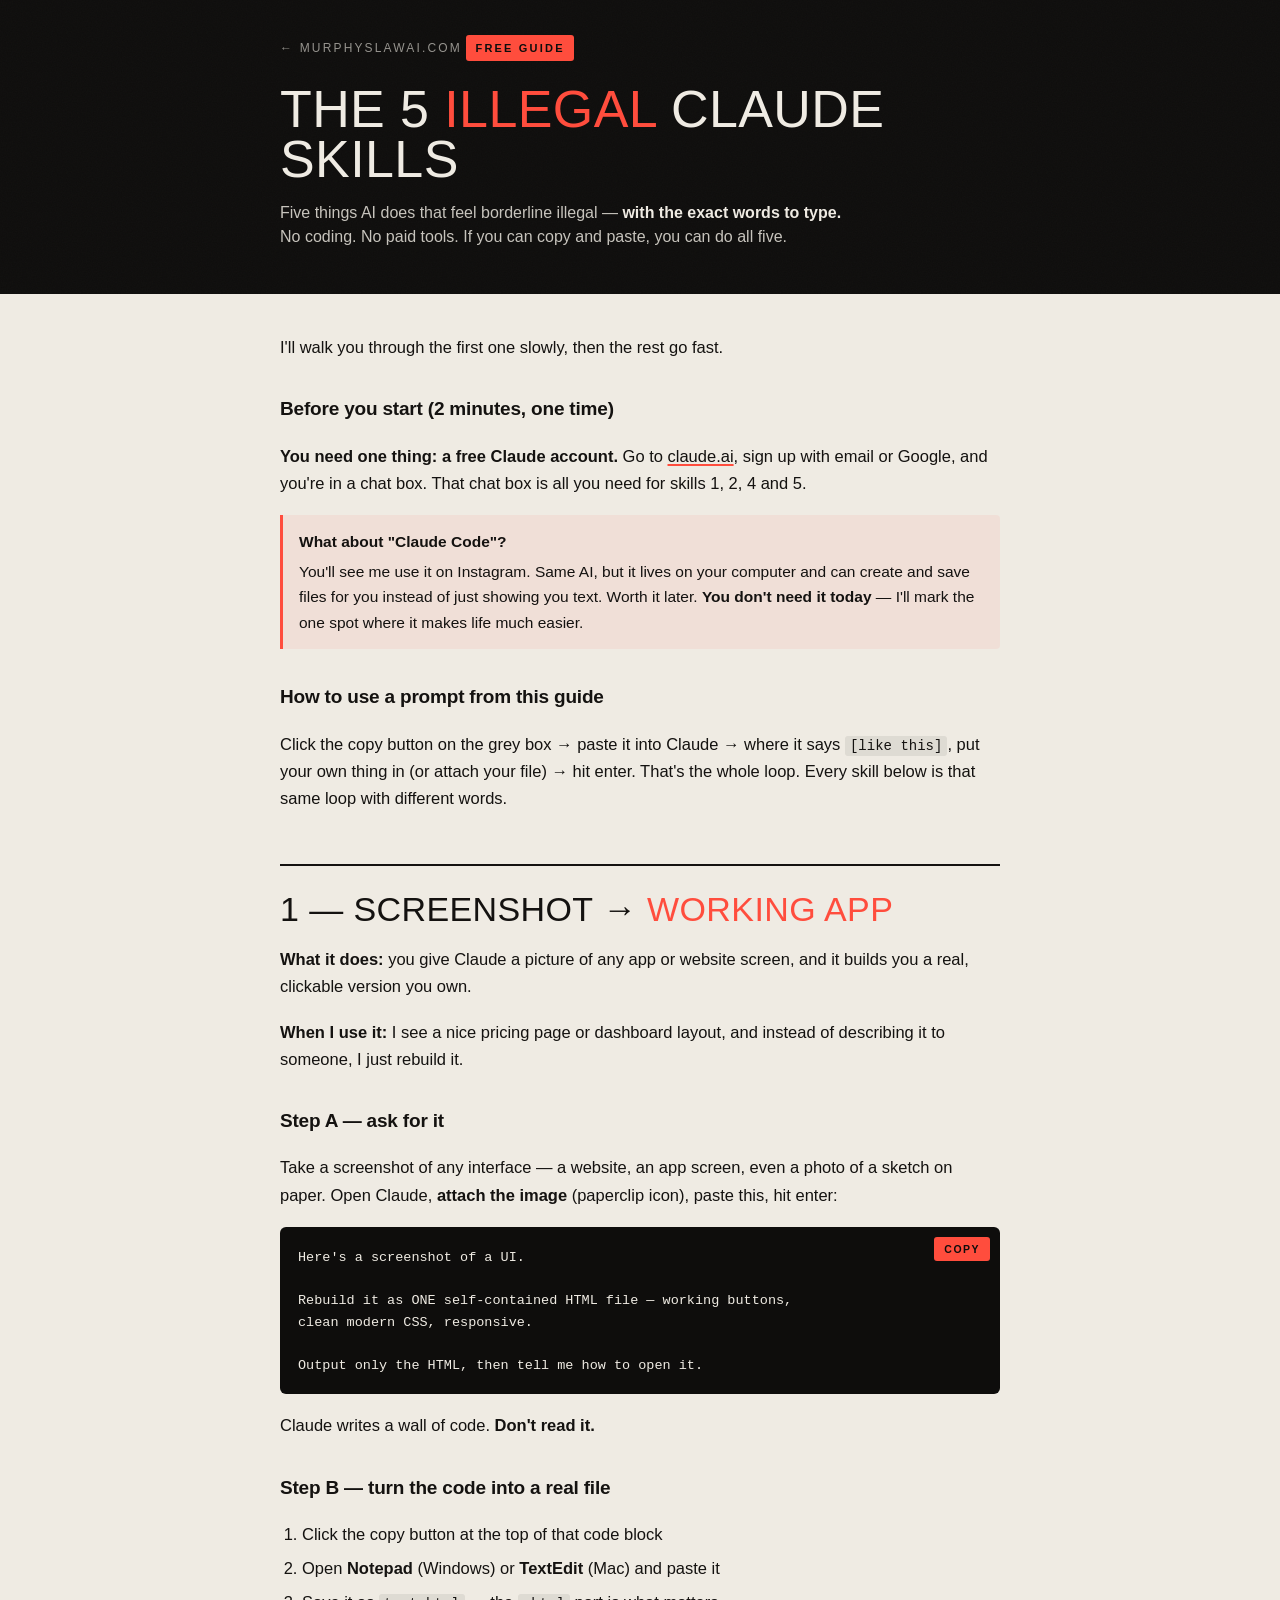
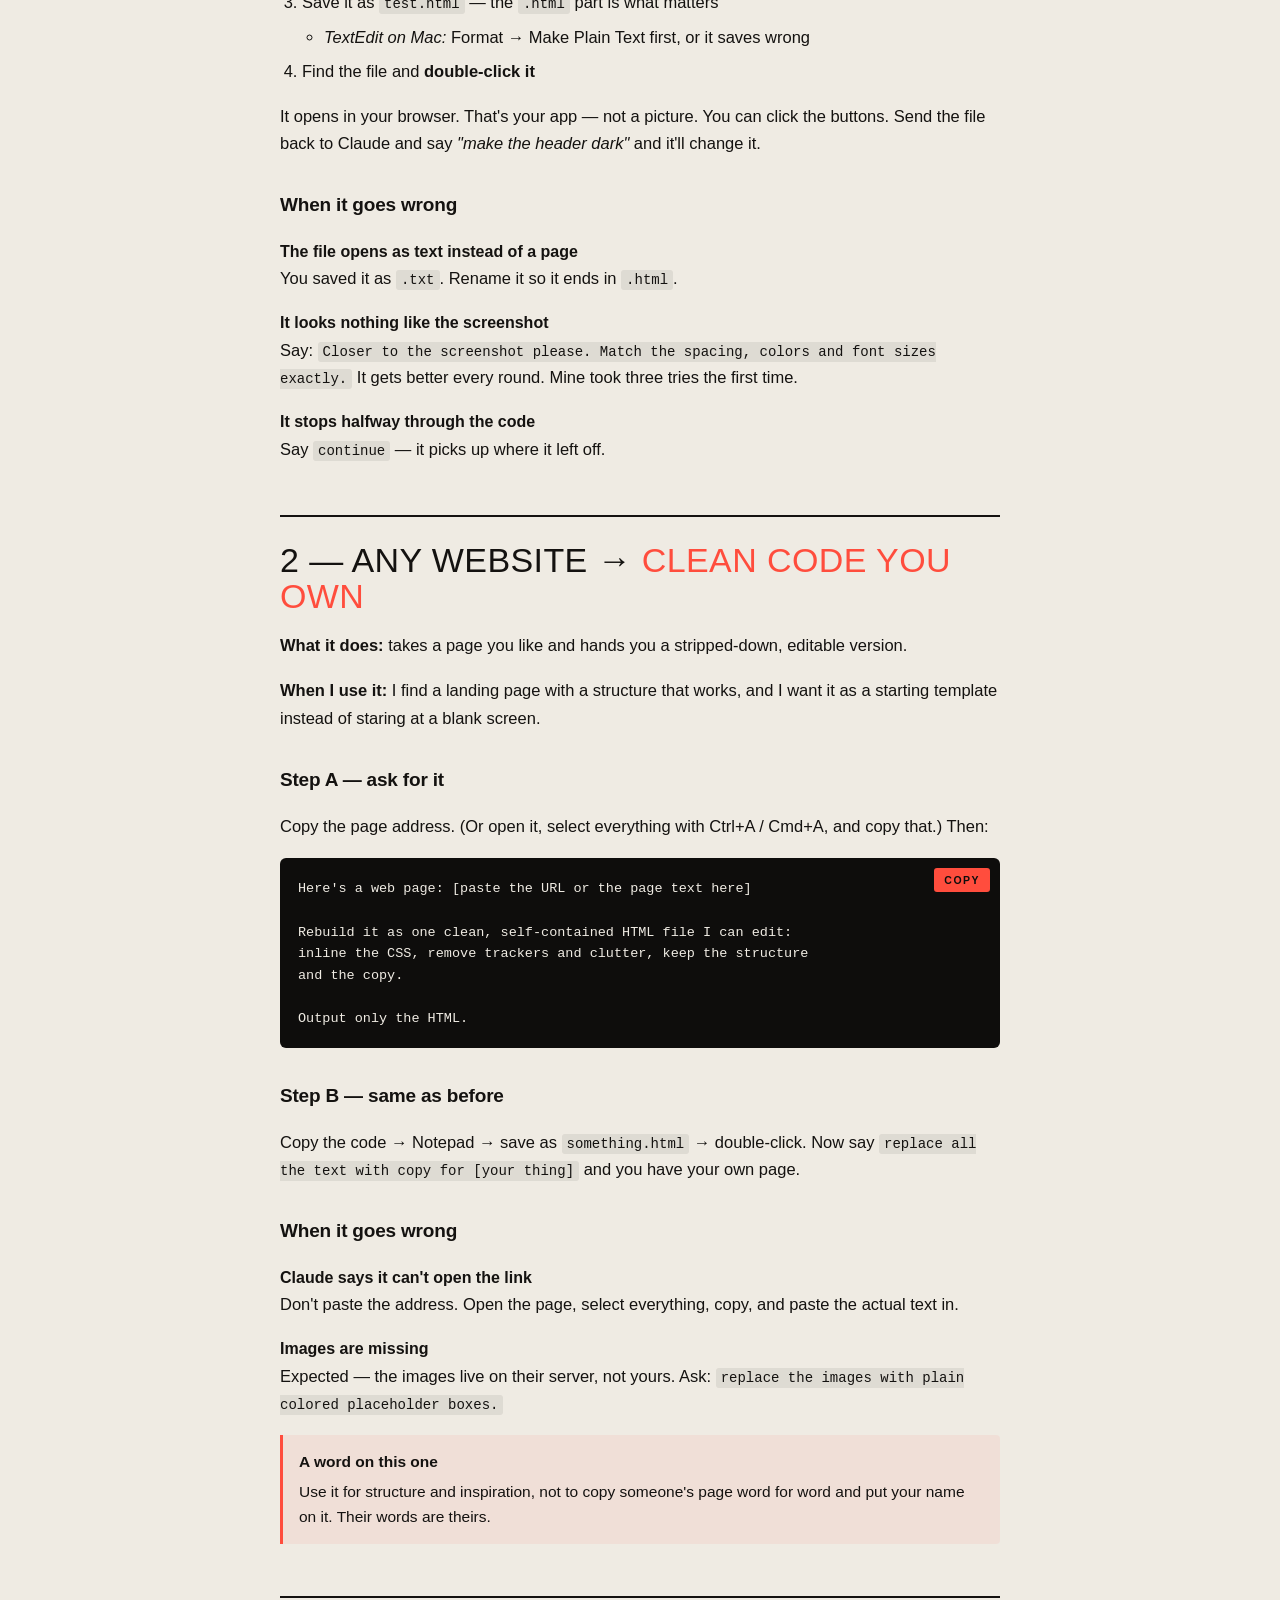
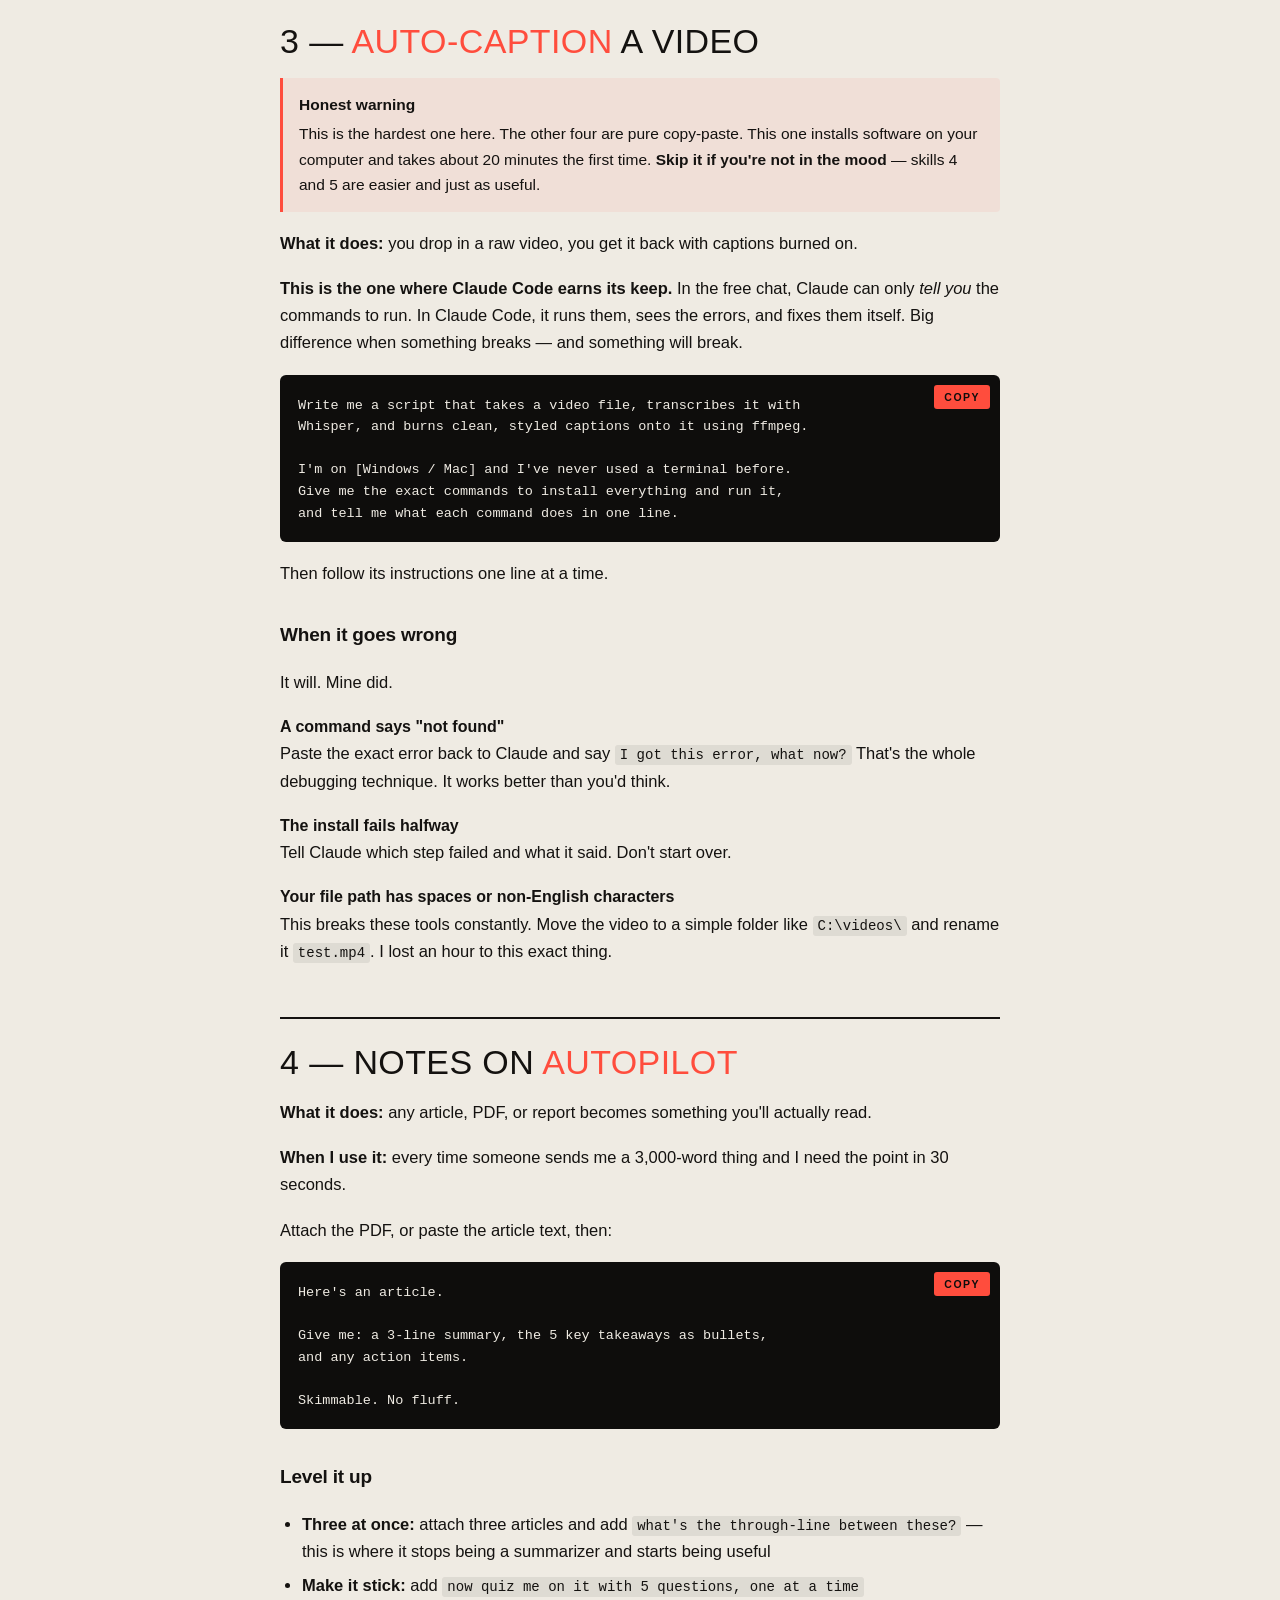
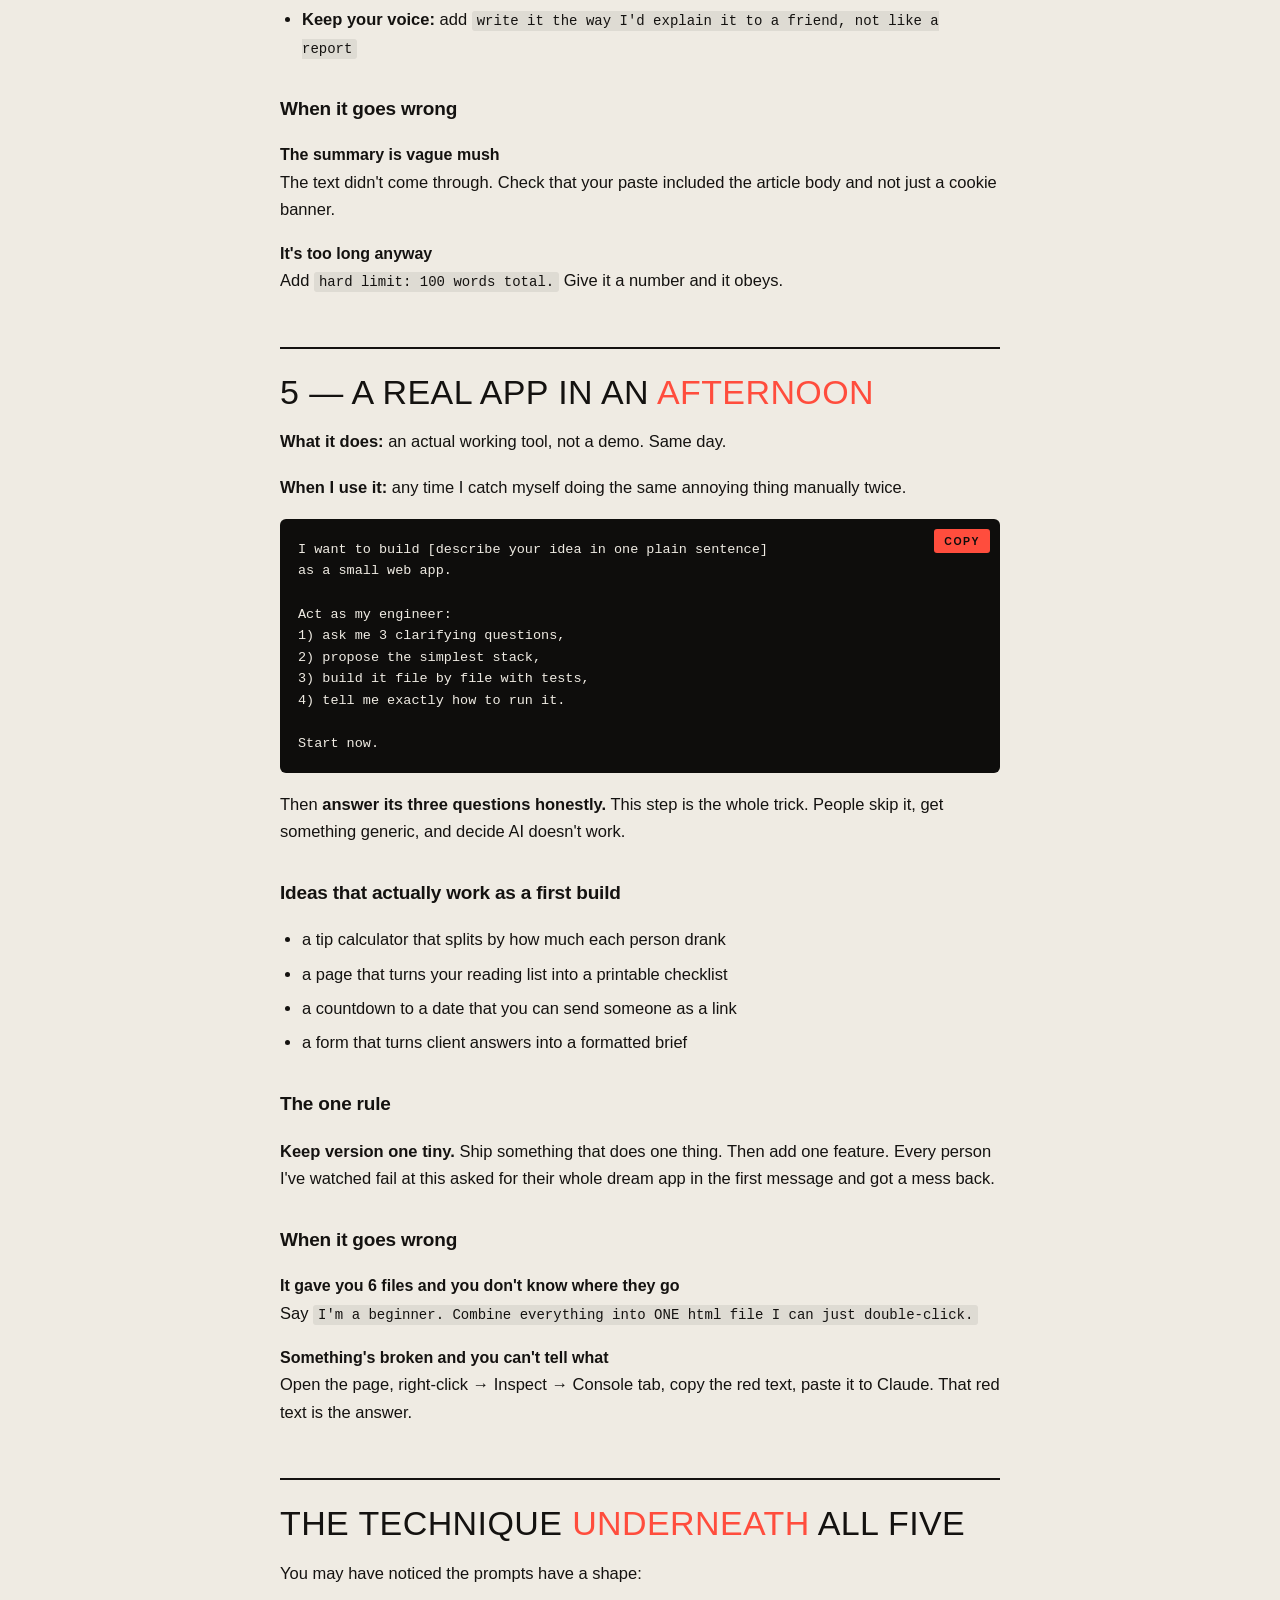
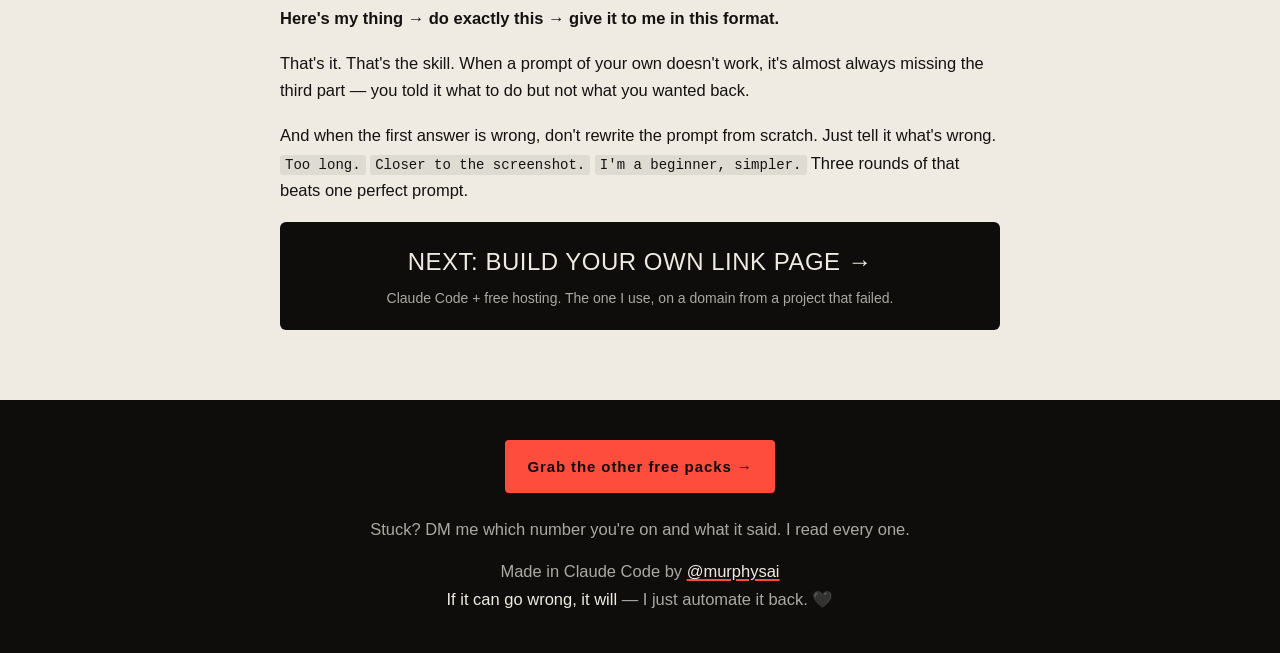
<file: skills/index.html>
<!doctype html>
<html lang="en">
<head>
<meta charset="utf-8">
<meta name="viewport" content="width=device-width, initial-scale=1">
<title>The 5 Illegal Claude Skills — Complete Beginner Guide | Murphy's Law AI</title>
<meta name="description" content="Five copy-paste prompts that make Claude actually build things — screenshots into working apps, auto-captioned video, a real app in an afternoon. Written for total beginners.">
<meta property="og:title" content="The 5 Illegal Claude Skills">
<meta property="og:description" content="Five prompts that make AI do the work. Copy, paste, go.">
<link rel="stylesheet" href="/g.css">
</head>
<body>

<header>
  <div class="wrap">
    <a class="back" href="/">← murphyslawai.com</a>
    <div class="tag">FREE GUIDE</div>
    <h1 class="cond">The 5 <span class="r">illegal</span> Claude skills</h1>
    <p class="sub">Five things AI does that feel borderline illegal — <b>with the exact words to type.</b><br>
    No coding. No paid tools. If you can copy and paste, you can do all five.</p>
  </div>
</header>

<main><div class="wrap">

  <p>I'll walk you through the first one slowly, then the rest go fast.</p>

  <h3>Before you start (2 minutes, one time)</h3>
  <p><strong>You need one thing: a free Claude account.</strong> Go to <a href="https://claude.ai">claude.ai</a>, sign up with email or Google, and you're in a chat box. That chat box is all you need for skills 1, 2, 4 and 5.</p>

  <div class="callout">
    <b>What about "Claude Code"?</b>
    You'll see me use it on Instagram. Same AI, but it lives on your computer and can create and save files for you instead of just showing you text. Worth it later. <strong>You don't need it today</strong> — I'll mark the one spot where it makes life much easier.
  </div>

  <h3>How to use a prompt from this guide</h3>
  <p>Click the copy button on the grey box → paste it into Claude → where it says <code>[like this]</code>, put your own thing in (or attach your file) → hit enter. That's the whole loop. Every skill below is that same loop with different words.</p>

  <h2 class="cond">1 — Screenshot → <span class="r">working app</span></h2>
  <p><strong>What it does:</strong> you give Claude a picture of any app or website screen, and it builds you a real, clickable version you own.</p>
  <p><strong>When I use it:</strong> I see a nice pricing page or dashboard layout, and instead of describing it to someone, I just rebuild it.</p>

  <h3>Step A — ask for it</h3>
  <p>Take a screenshot of any interface — a website, an app screen, even a photo of a sketch on paper. Open Claude, <strong>attach the image</strong> (paperclip icon), paste this, hit enter:</p>
  <div class="promptbox">
    <button class="copy" onclick="cp(this)">COPY</button>
<pre>Here's a screenshot of a UI.

Rebuild it as ONE self-contained HTML file — working buttons,
clean modern CSS, responsive.

Output only the HTML, then tell me how to open it.</pre>
  </div>
  <p>Claude writes a wall of code. <strong>Don't read it.</strong></p>

  <h3>Step B — turn the code into a real file</h3>
  <ol>
    <li>Click the copy button at the top of that code block</li>
    <li>Open <strong>Notepad</strong> (Windows) or <strong>TextEdit</strong> (Mac) and paste it</li>
    <li>Save it as <code>test.html</code> — the <code>.html</code> part is what matters
      <ul><li><em>TextEdit on Mac:</em> Format → Make Plain Text first, or it saves wrong</li></ul>
    </li>
    <li>Find the file and <strong>double-click it</strong></li>
  </ol>
  <p>It opens in your browser. That's your app — not a picture. You can click the buttons. Send the file back to Claude and say <em>"make the header dark"</em> and it'll change it.</p>

  <h3>When it goes wrong</h3>
  <div class="fix"><b>The file opens as text instead of a page</b><p>You saved it as <code>.txt</code>. Rename it so it ends in <code>.html</code>.</p></div>
  <div class="fix"><b>It looks nothing like the screenshot</b><p>Say: <code>Closer to the screenshot please. Match the spacing, colors and font sizes exactly.</code> It gets better every round. Mine took three tries the first time.</p></div>
  <div class="fix"><b>It stops halfway through the code</b><p>Say <code>continue</code> — it picks up where it left off.</p></div>

  <h2 class="cond">2 — Any website → <span class="r">clean code you own</span></h2>
  <p><strong>What it does:</strong> takes a page you like and hands you a stripped-down, editable version.</p>
  <p><strong>When I use it:</strong> I find a landing page with a structure that works, and I want it as a starting template instead of staring at a blank screen.</p>

  <h3>Step A — ask for it</h3>
  <p>Copy the page address. (Or open it, select everything with Ctrl+A / Cmd+A, and copy that.) Then:</p>
  <div class="promptbox">
    <button class="copy" onclick="cp(this)">COPY</button>
<pre>Here's a web page: [paste the URL or the page text here]

Rebuild it as one clean, self-contained HTML file I can edit:
inline the CSS, remove trackers and clutter, keep the structure
and the copy.

Output only the HTML.</pre>
  </div>

  <h3>Step B — same as before</h3>
  <p>Copy the code → Notepad → save as <code>something.html</code> → double-click. Now say <code>replace all the text with copy for [your thing]</code> and you have your own page.</p>

  <h3>When it goes wrong</h3>
  <div class="fix"><b>Claude says it can't open the link</b><p>Don't paste the address. Open the page, select everything, copy, and paste the actual text in.</p></div>
  <div class="fix"><b>Images are missing</b><p>Expected — the images live on their server, not yours. Ask: <code>replace the images with plain colored placeholder boxes.</code></p></div>

  <div class="callout">
    <b>A word on this one</b>
    Use it for structure and inspiration, not to copy someone's page word for word and put your name on it. Their words are theirs.
  </div>

  <h2 class="cond">3 — <span class="r">Auto-caption</span> a video</h2>

  <div class="callout">
    <b>Honest warning</b>
    This is the hardest one here. The other four are pure copy-paste. This one installs software on your computer and takes about 20 minutes the first time. <strong>Skip it if you're not in the mood</strong> — skills 4 and 5 are easier and just as useful.
  </div>

  <p><strong>What it does:</strong> you drop in a raw video, you get it back with captions burned on.</p>
  <p><strong>This is the one where Claude Code earns its keep.</strong> In the free chat, Claude can only <em>tell you</em> the commands to run. In Claude Code, it runs them, sees the errors, and fixes them itself. Big difference when something breaks — and something will break.</p>

  <div class="promptbox">
    <button class="copy" onclick="cp(this)">COPY</button>
<pre>Write me a script that takes a video file, transcribes it with
Whisper, and burns clean, styled captions onto it using ffmpeg.

I'm on [Windows / Mac] and I've never used a terminal before.
Give me the exact commands to install everything and run it,
and tell me what each command does in one line.</pre>
  </div>
  <p>Then follow its instructions one line at a time.</p>

  <h3>When it goes wrong</h3>
  <p>It will. Mine did.</p>
  <div class="fix"><b>A command says "not found"</b><p>Paste the exact error back to Claude and say <code>I got this error, what now?</code> That's the whole debugging technique. It works better than you'd think.</p></div>
  <div class="fix"><b>The install fails halfway</b><p>Tell Claude which step failed and what it said. Don't start over.</p></div>
  <div class="fix"><b>Your file path has spaces or non-English characters</b><p>This breaks these tools constantly. Move the video to a simple folder like <code>C:\videos\</code> and rename it <code>test.mp4</code>. I lost an hour to this exact thing.</p></div>

  <h2 class="cond">4 — Notes on <span class="r">autopilot</span></h2>
  <p><strong>What it does:</strong> any article, PDF, or report becomes something you'll actually read.</p>
  <p><strong>When I use it:</strong> every time someone sends me a 3,000-word thing and I need the point in 30 seconds.</p>

  <p>Attach the PDF, or paste the article text, then:</p>
  <div class="promptbox">
    <button class="copy" onclick="cp(this)">COPY</button>
<pre>Here's an article.

Give me: a 3-line summary, the 5 key takeaways as bullets,
and any action items.

Skimmable. No fluff.</pre>
  </div>

  <h3>Level it up</h3>
  <ul>
    <li><strong>Three at once:</strong> attach three articles and add <code>what's the through-line between these?</code> — this is where it stops being a summarizer and starts being useful</li>
    <li><strong>Make it stick:</strong> add <code>now quiz me on it with 5 questions, one at a time</code></li>
    <li><strong>Keep your voice:</strong> add <code>write it the way I'd explain it to a friend, not like a report</code></li>
  </ul>

  <h3>When it goes wrong</h3>
  <div class="fix"><b>The summary is vague mush</b><p>The text didn't come through. Check that your paste included the article body and not just a cookie banner.</p></div>
  <div class="fix"><b>It's too long anyway</b><p>Add <code>hard limit: 100 words total.</code> Give it a number and it obeys.</p></div>

  <h2 class="cond">5 — A real app in an <span class="r">afternoon</span></h2>
  <p><strong>What it does:</strong> an actual working tool, not a demo. Same day.</p>
  <p><strong>When I use it:</strong> any time I catch myself doing the same annoying thing manually twice.</p>

  <div class="promptbox">
    <button class="copy" onclick="cp(this)">COPY</button>
<pre>I want to build [describe your idea in one plain sentence]
as a small web app.

Act as my engineer:
1) ask me 3 clarifying questions,
2) propose the simplest stack,
3) build it file by file with tests,
4) tell me exactly how to run it.

Start now.</pre>
  </div>

  <p>Then <strong>answer its three questions honestly.</strong> This step is the whole trick. People skip it, get something generic, and decide AI doesn't work.</p>

  <h3>Ideas that actually work as a first build</h3>
  <ul>
    <li>a tip calculator that splits by how much each person drank</li>
    <li>a page that turns your reading list into a printable checklist</li>
    <li>a countdown to a date that you can send someone as a link</li>
    <li>a form that turns client answers into a formatted brief</li>
  </ul>

  <h3>The one rule</h3>
  <p><strong>Keep version one tiny.</strong> Ship something that does one thing. Then add one feature. Every person I've watched fail at this asked for their whole dream app in the first message and got a mess back.</p>

  <h3>When it goes wrong</h3>
  <div class="fix"><b>It gave you 6 files and you don't know where they go</b><p>Say <code>I'm a beginner. Combine everything into ONE html file I can just double-click.</code></p></div>
  <div class="fix"><b>Something's broken and you can't tell what</b><p>Open the page, right-click → Inspect → Console tab, copy the red text, paste it to Claude. That red text is the answer.</p></div>

  <h2 class="cond">The technique <span class="r">underneath</span> all five</h2>
  <p>You may have noticed the prompts have a shape:</p>
  <p><strong>Here's my thing → do exactly this → give it to me in this format.</strong></p>
  <p>That's it. That's the skill. When a prompt of your own doesn't work, it's almost always missing the third part — you told it what to do but not what you wanted back.</p>
  <p>And when the first answer is wrong, don't rewrite the prompt from scratch. Just tell it what's wrong. <code>Too long.</code> <code>Closer to the screenshot.</code> <code>I'm a beginner, simpler.</code> Three rounds of that beats one perfect prompt.</p>

  <a class="bigcta" href="/domain/">
    <div class="t">Next: build your own link page →</div>
    <div class="d">Claude Code + free hosting. The one I use, on a domain from a project that failed.</div>
  </a>

</div></main>

<footer>
  <div class="wrap">
    <a class="cta" href="/">Grab the other free packs →</a>
    <p>Stuck? DM me which number you're on and what it said. I read every one.</p>
    <p style="margin-top:14px">Made in Claude Code by <a href="https://www.instagram.com/murphysai/">@murphysai</a><br>
    <span class="law">If it can go wrong, it will</span> — I just automate it back. 🖤</p>
  </div>
</footer>

<script src="/g.js"></script>
</body>
</html>
</file>
<file: g.css>
:root{
  --ink:#141210;
  --ink2:#0E0D0C;
  --paper:#EFEBE3;
  --red:#FF4D3D;
  --rule:rgba(20,18,16,.14);
}
*{box-sizing:border-box;margin:0;padding:0}
body{
  background:var(--paper);
  color:var(--ink);
  font-family:-apple-system,BlinkMacSystemFont,"Segoe UI",Roboto,Helvetica,Arial,sans-serif;
  -webkit-font-smoothing:antialiased;
  line-height:1.65;
}
.cond{font-family:"Haettenschweiler","Arial Narrow",Impact,"Anton",sans-serif;font-weight:400;text-transform:uppercase;letter-spacing:.4px}

/* hero */
header{
  background:var(--ink2);
  color:var(--paper);
  padding:34px 22px 44px;
  position:relative;
  overflow:hidden;
}
header::after{
  content:"";position:absolute;inset:0;
  background-image:url("data:image/svg+xml;utf8,<svg xmlns='http://www.w3.org/2000/svg' width='140' height='140'><filter id='n'><feTurbulence type='fractalNoise' baseFrequency='.8' numOctaves='3'/></filter><rect width='140' height='140' filter='url(%23n)' opacity='.55'/></svg>");
  opacity:.05;pointer-events:none;
}
.wrap{max-width:720px;margin:0 auto;position:relative;z-index:1}
.back{
  display:inline-block;font-size:12px;letter-spacing:.18em;text-transform:uppercase;
  color:rgba(239,235,227,.6);text-decoration:none;margin-bottom:26px;
}
.back:hover{color:var(--red)}
.tag{
  display:inline-block;background:var(--red);color:var(--ink2);
  font-size:11px;font-weight:800;letter-spacing:.2em;padding:4px 9px;border-radius:3px;margin-bottom:14px;
}
h1{font-size:clamp(34px,9vw,52px);line-height:.96;margin-bottom:16px}
h1 .r{color:var(--red)}
.sub{font-size:16px;line-height:1.55;color:rgba(239,235,227,.82)}
.sub b{color:var(--paper)}

/* article */
main{padding:40px 22px 70px}
main .wrap>*+*{margin-top:18px}
h2{font-size:clamp(26px,6.5vw,34px);line-height:1.05;margin-top:52px!important;padding-top:26px;border-top:2px solid var(--ink)}
h2 .r{color:var(--red)}
h3{font-size:19px;font-weight:700;margin-top:32px!important;letter-spacing:-.01em}
p,li{font-size:16.5px}
ol,ul{padding-left:22px}
li{margin-top:7px}
li>ul,li>ol{margin-top:7px}
strong{font-weight:700}
a{color:var(--ink);text-decoration:underline;text-underline-offset:2px;text-decoration-color:var(--red);text-decoration-thickness:2px}

code{
  font-family:ui-monospace,SFMono-Regular,Menlo,Consolas,monospace;
  font-size:14px;background:rgba(20,18,16,.075);padding:2px 5px;border-radius:3px;
}

.promptbox{position:relative;margin-top:18px}
pre{
  background:var(--ink2);color:var(--paper);
  border-radius:6px;padding:20px 18px 18px;
  overflow-x:auto;
  font-family:ui-monospace,SFMono-Regular,Menlo,Consolas,monospace;
  font-size:13.5px;line-height:1.6;white-space:pre;
}
.copy{
  position:absolute;top:10px;right:10px;
  background:var(--red);color:var(--ink2);border:0;border-radius:3px;
  font-size:10.5px;font-weight:800;letter-spacing:.14em;padding:6px 10px;cursor:pointer;
}
.copy:active{transform:translateY(1px)}

.callout{
  border-left:3px solid var(--red);
  background:rgba(255,77,61,.07);
  padding:14px 16px;border-radius:0 4px 4px 0;
  font-size:15.5px;
}
.callout b{display:block;margin-bottom:4px}

.tablewrap{overflow-x:auto;margin-top:18px}
table{border-collapse:collapse;width:100%;min-width:420px;font-size:15px}
th,td{text-align:left;padding:9px 12px;border-bottom:1px solid var(--rule)}
th{font-size:11px;letter-spacing:.16em;text-transform:uppercase;color:rgba(20,18,16,.6)}
td:first-child,th:first-child{padding-left:0}

.fix{margin-top:14px}
.fix b{display:block}

.bigcta{
  display:block;text-align:center;
  background:var(--ink2);color:var(--paper);
  text-decoration:none;border-radius:6px;
  padding:20px 18px;margin-top:22px;
}
.bigcta .t{font-family:"Haettenschweiler","Arial Narrow",Impact,"Anton",sans-serif;font-size:24px;text-transform:uppercase;letter-spacing:.5px}
.bigcta .d{font-size:14px;color:rgba(239,235,227,.7);margin-top:5px}

footer{
  background:var(--ink2);color:rgba(239,235,227,.7);
  padding:40px 22px;text-align:center;font-size:14.5px;line-height:1.7;
}
footer a{color:var(--paper);text-decoration-color:var(--red)}
footer .law{color:var(--paper)}
.cta{
  display:inline-block;margin-bottom:22px;
  background:var(--red);color:var(--ink2);
  text-decoration:none;font-weight:800;letter-spacing:.06em;
  padding:14px 22px;border-radius:4px;font-size:15px;
}
</file>
